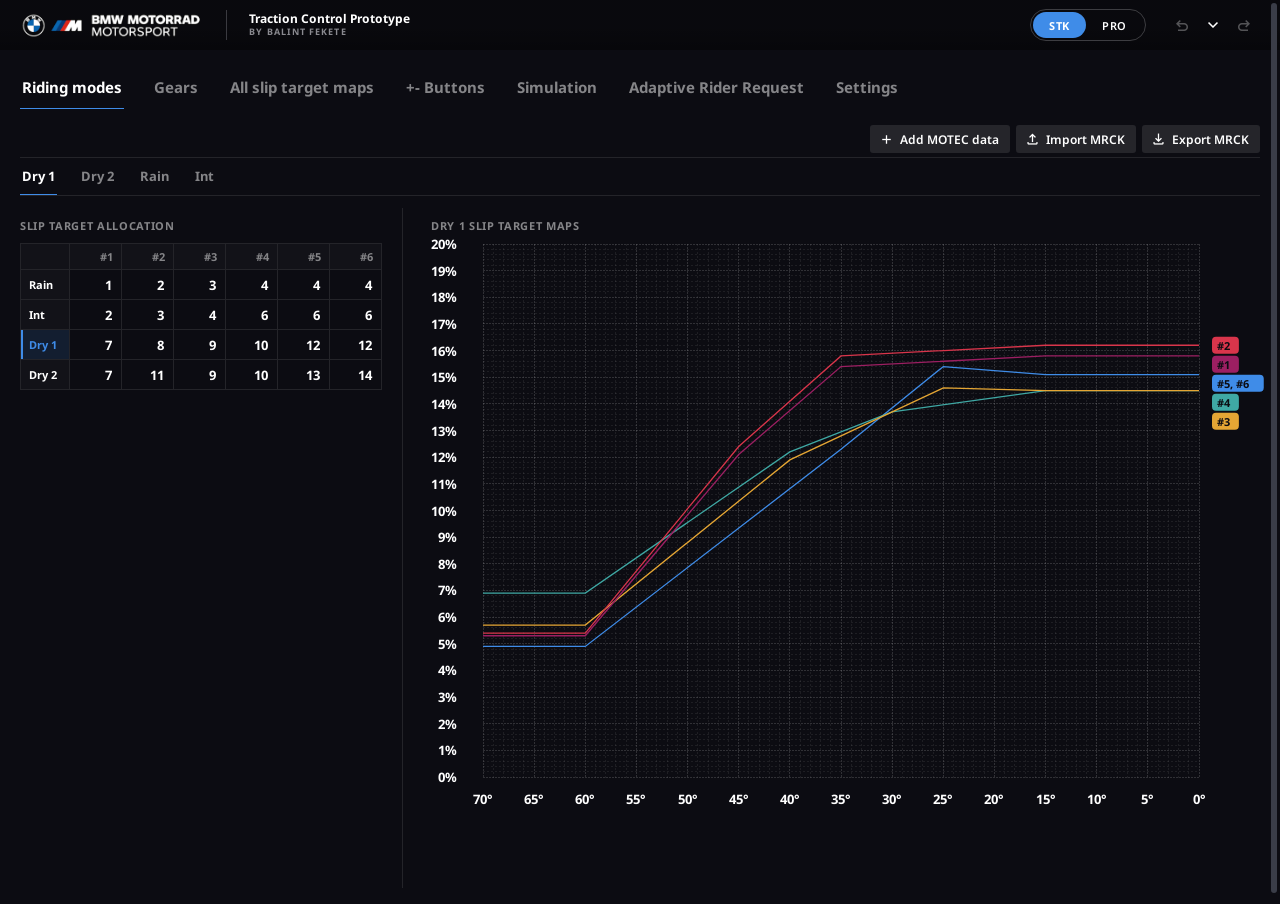
<file: index.html>
<!doctype html>
<html lang="en">
<head>
<meta charset="utf-8">
<meta name="viewport" content="width=device-width, initial-scale=1">
<title>MRCK Traction Control</title>
<link rel="preconnect" href="https://fonts.googleapis.com">
<link rel="preconnect" href="https://fonts.gstatic.com" crossorigin>
<link href="https://fonts.googleapis.com/css2?family=Noto+Sans:wght@400;600;700&display=swap" rel="stylesheet">
<link href="https://fonts.googleapis.com/css2?family=Material+Symbols+Outlined:opsz,wght,FILL,GRAD@20..48,100..700,0..1,-50..200&display=block" rel="stylesheet">
<!-- ?v=: bump on every release, so a new page never runs with cached old scripts / styles -->
<link rel="stylesheet" href="css/app.css?v=20261113u">
</head>
<body>
<header class="appbar">
  <div class="appbar-in">
    <!-- BMW Motorrad Motorsport logo (original, black background) | title · author; history on the right -->
    <img class="appbar-logo" src="img/bmw-motorrad-motorsport.png" alt="BMW Motorrad Motorsport" width="186" height="28">
    <span class="appbar-div" aria-hidden="true"></span>
    <div class="appbar-titles">
      <h1 class="appbar-title">Traction Control Prototype</h1>
      <span class="appbar-by">By Balint Fekete</span>
    </div>
    <div class="spacer"></div>
    <!-- RCK variant: STK = a slip target map per gear, PRO = per track sector (track detection) -->
    <div class="seg variant-seg" id="variant" role="group" aria-label="RCK variant">
      <button data-v="stk" aria-pressed="true" title="STK: allocate the slip target maps to gears">STK</button>
      <button data-v="pro" aria-pressed="false" title="PRO: split the track into sectors and allocate the maps to sectors">PRO</button>
    </div>
    <div class="hist-ctl" role="group" aria-label="History">
      <button id="undo" class="icon-btn" title="Undo (Ctrl+Z)" aria-label="Undo" disabled><span class="material-icons" aria-hidden="true">undo</span></button>
      <button id="histBtn" class="icon-btn" title="Show changes" aria-label="Show changes" aria-expanded="false" aria-controls="history"><span class="material-icons" aria-hidden="true">expand_more</span></button>
      <button id="redo" class="icon-btn" title="Redo (Ctrl+Y)" aria-label="Redo" disabled><span class="material-icons" aria-hidden="true">redo</span></button>
    </div>
  </div>
</header>

<!-- Change history: slides in from the right -->
<aside class="history" id="history" aria-label="Changes" aria-hidden="true">
  <div class="history-head">
    <span>Changes</span>
    <button id="histClose" class="icon-btn" title="Close" aria-label="Close changes"><span class="material-icons" aria-hidden="true">close</span></button>
  </div>
  <ol class="history-list" id="histList"></ol>
</aside>

<div class="app">
  <div class="tabbar">
  <div class="tabs" role="tablist" aria-label="View">
    <!-- riding modes / gears / maps: their navigation is the second row of tabs (#subTabs) -->
    <button role="tab" id="tabModes" data-tab="modes" data-nav="top" aria-controls="chart">Riding modes</button>
    <button role="tab" id="tabGears" data-tab="gears" data-nav="top" aria-controls="chart">Gears</button>
    <button role="tab" id="tabSectors" data-tab="sectors" data-nav="top" aria-controls="chart" hidden>Sectors</button>
    <button role="tab" id="tabMaps" data-tab="maps" data-nav="top" aria-controls="chart">All slip target maps</button>
    <button role="tab" id="tabUser" data-tab="user" aria-controls="shiftPanel">+- Buttons</button>
    <button role="tab" id="tabSim" data-tab="sim" aria-controls="simPanel">Simulation</button>
    <button role="tab" id="tabTrack" data-tab="track" aria-controls="trackPanel" hidden>Track detection</button>
    <button role="tab" id="tabArr" data-tab="arr" aria-controls="arrPanel">Adaptive Rider Request</button>
    <button role="tab" id="tabSettings" data-tab="settings" aria-controls="settingsPanel">Settings</button>
  </div>
    <div class="group view-actions" id="viewActions">
      <span class="log-wrap">
        <button id="log" class="ico-btn" aria-pressed="false"><span class="material-icons" aria-hidden="true">add</span><span id="logName">Add MOTEC data</span></button>
        <button id="logClear" class="icon-btn" title="Remove the imported log" aria-label="Remove the imported log" hidden><span class="material-icons" aria-hidden="true">close</span></button>
      </span>
      <input type="file" id="logFile" accept=".ld" hidden>
      <button id="importMrck" class="ico-btn" title="Load the traction control settings of an M Race Calibration file (.bmwrc25)"><span class="material-icons" aria-hidden="true">upload</span>Import MRCK</button>
      <input type="file" id="importFile" accept=".bmwrc25" hidden>
      <button id="exportMrck" class="ico-btn" title="Download an ECU file (.bmwrc25) with these traction control settings"><span class="material-icons" aria-hidden="true">download</span>Export MRCK</button>
      <button id="copyMap" class="ico-btn" title="Copy this map (all μ lines)"><span class="material-icons" aria-hidden="true">content_copy</span>Copy</button>
      <div class="split" id="pasteWrap">
        <button id="pasteMap" class="ico-btn" disabled title="Paste the copied map here"><span class="material-icons" aria-hidden="true">content_paste</span>Paste</button>
        <button id="pasteMenuBtn" class="split-arrow" title="Copy another map here" aria-label="Copy another map here" aria-haspopup="menu" aria-expanded="false" aria-controls="pasteMenu"><span class="material-icons" aria-hidden="true">arrow_drop_down</span></button>
        <div class="menu" id="pasteMenu" role="menu" hidden></div>
      </div>
    </div>
  </div>

  <!-- second row of tabs (B tabs): riding modes / gears / maps -->
  <div class="subtabs" id="subTabs" role="tablist" hidden></div>

  <div class="layout">
  <!-- Left column: which map each vehicle mode / gear uses -->
  <aside class="side" aria-label="Slip target allocation">
    <!-- Simulation tab: gear / corner selectors (sim-view.js) -->
    <div id="simSide"></div>
    <!-- Adaptive Rider Request tab: riding mode / gear selectors (arr-view.js) -->
    <div id="arrSide" hidden></div>
    <!-- +- Buttons tab: example map and the factor / offset per level (#shiftPick is moved in here) -->
    <section class="side-block user-side" id="userSide" hidden aria-label="+- buttons"><div class="side-h">+- buttons</div></section>
    <!-- Contextual: map selector for the All slip target maps / User offset views -->
    <div class="side-tabs" id="sideCtx" hidden>
      <div class="picker-list ctx-list" id="mapList" role="listbox" aria-label="Slip target maps"></div>
    </div>
    <!-- Contextual: vehicle mode selector for the Modes view -->
    <div class="side-tabs" id="sideModes" hidden>
      <div class="picker-list ctx-list" id="modeList" role="listbox" aria-label="Vehicle modes"></div>
    </div>

    <!-- Contextual: gear selector for the Gears view -->
    <div class="side-tabs" id="sideGears" hidden>
      <div class="picker-list ctx-list" id="gearList" role="listbox" aria-label="Gears"></div>
    </div>
    <div class="side-h side-alloc-h"><span>Slip target allocation</span></div>
    <table class="alloc-tbl" id="allocTbl"></table>
    <p class="alloc-msg" id="allocMsg" aria-live="polite"></p>
    <!-- Logged data adjusters (log-panel.js): show switch, gear and μ filters -->
    <div id="sideLog"></div>

    <!-- Map details (Riding modes / Gears / All slip target maps, when a map is selected):
         where it is used, μ levels calculation, interpolation style -->
    <section class="side-block map-details" id="mapDetails" hidden aria-labelledby="mapDetailsH">
      <div class="side-h side-h-row"><span id="mapDetailsH">Map details</span><span class="md-name" id="mdName"></span></div>
      <div class="md-use" id="mdUse"></div>

    <!-- μ levels calculation (moves into the Edit Map overlay while that is open) -->
    <section class="mu-panel md-sub" id="muPanel" aria-label="μ levels calculation">
      <div class="side-h side-h-row" style="text-transform:none">
        <span>μ LEVELS CALCULATION</span>
        <span class="info-tip">
          <button class="icon-btn info-btn" id="muInfo" aria-label="How the μ levels are calculated" aria-describedby="muInfoTip"><span class="material-icons" aria-hidden="true">info</span></button>
          <span class="info-pop" id="muInfoTip" role="tooltip"></span>
        </span>
      </div>
      <div class="seg side-seg" id="muMode" role="group" aria-label="How the other μ lines are made">
        <button data-v="uniform">Degressive</button>
        <button data-v="ratio">Fix ratio</button>
        <button data-v="fixed">Custom values</button>
      </div>
      <div class="mu-tables" id="muTables"></div>
    </section>

      <!-- Interpolation between the target points, for all graphs -->
      <div class="md-sub" id="sideLine">
        <div class="side-h">Interpolation calculation style</div>
        <div class="seg side-seg" id="lineStyle" role="group" aria-label="Interpolation calculation style">
          <button data-v="straight"><span class="material-icons" aria-hidden="true">show_chart</span>Straight</button>
          <button data-v="smooth"><svg class="ico-svg" viewBox="0 0 24 24" aria-hidden="true"><path d="M3 18.5C6 18.5 7 11.5 10 11.5S13.5 15.5 16 15.5 19 8 21.5 6"/></svg>Smooth</button>
        </div>
      </div>
    </section>

    <!-- Display (All slip target maps): μ levels on / off and which background maps are shown -->
    <div class="side-block" id="sideShow" hidden>
      <div class="side-h">Display</div>
      <button class="switch" id="muLevelsSw" role="switch" aria-checked="true" title="Show the μ levels of the selected map">
        <span class="material-icons" aria-hidden="true">toggle_on</span>Show μ levels
      </button>
      <div class="lp-sub"><span class="side-sub">Maps to show</span><button class="reset-btn" id="mapFilterReset" title="Reset maps to show: all maps" aria-label="Reset maps to show: all maps" hidden><span class="material-icons" aria-hidden="true">restart_alt</span></button></div>
      <div class="chip-list" id="mapFilter" role="group" aria-label="Maps to show in the background"></div>
    </div>


  </aside>

  <main class="main">
  <!-- Map picker for the active allocation cell -->
  <section class="picker" id="picker" hidden aria-label="Choose map">
    <div class="picker-head">
      <div class="picker-title" id="pickerTitle"></div>
      <button id="pickerClose" class="ico-btn"><span class="material-icons" aria-hidden="true">check</span>Done</button>
    </div>
    <div class="picker-body">
      <div class="picker-list" id="pickerList" role="listbox" aria-label="Slip target maps"></div>
      <div class="chart" id="pickChart"></div>
    </div>
  </section>

  <!-- Simulation (sim-view.js): slip target at the logged μ for a gear / corner of the imported MoTeC log -->
  <!-- PRO only: track detection (manual 9) splits the lap into acceleration sectors by lap distance.
       Circuit map (track-map.js): click a sector / split, double-click to split, drag a split. -->
  <section class="panel track-panel" id="trackPanel" hidden aria-label="Track detection">
    <div class="tp-main">
      <div class="tp-bar">
        <span class="tp-sel" id="tpSel" role="status">Click a sector or a split on the circuit map</span>
        <button id="tpSplit" hidden><span class="material-icons" aria-hidden="true">content_cut</span>Split here</button>
        <button id="tpRemove" hidden><span class="material-icons" aria-hidden="true">delete</span>Remove sector</button>
        <button id="tpRemoveSplit" hidden><span class="material-icons" aria-hidden="true">link_off</span>Remove split</button>
      </div>
      <div class="tp-map" id="tpMap"></div>
      <div class="tp-legend" id="tpLegend" aria-label="Map legend">
        <span><i class="tp-sw tp-sw-br"></i>Brake · front brake pressure, inside (full at 80 % of the lap's highest)</span>
        <span><i class="tp-sw tp-sw-tp"></i>Throttle · tpd, outside (full above 95 %)</span>
      </div>
      <p class="tp-help">Click a sector to select it · double-click the track to split a sector there · drag a split to move it (sectors it passes over are removed) · Delete removes the selection</p>
    </div>
    <div class="tp-side">
      <h2 class="set-h">Track detection</h2>
      <p class="set-note">The lap distance is reset at the lap trigger beacon. A sector ends at its lap distance; the next one starts when the rider is off the throttle. Unused sectors get a distance far beyond the lap length.</p>
      <div class="td-row">
        <button class="switch" id="tdOn" role="switch" aria-checked="true"><span class="material-icons" aria-hidden="true">toggle_on</span>Track detection on</button>
        <span class="td-off-note" id="tdOffNote">Off: failsafe sector all the time</span>
      </div>
      <div class="td-fields" id="tdFields"></div>
      <h3 class="set-sub">Sectors</h3>
      <table class="sheet td-tbl" id="tdEnds" aria-label="End of each acceleration sector, lap distance in metres"></table>
      <div class="td-row">
        <button id="tdFromLog" title="Sectors at the braking points of the corners of the loaded log (fastest lap), maps from the STK allocation">Sectors from the logged corners</button>
        <button id="tdReset">Clear sectors</button>
      </div>
      <p class="td-msg" id="tdMsg" role="status"></p>
    </div>
  </section>
  <section class="sim-panel" id="simPanel" hidden aria-label="Simulation"></section>
  <!-- Adaptive Rider Request (arr-view.js): rear wheel force of the imported MoTeC log against the Rider Request Limit Setup -->
  <section class="sim-panel" id="arrPanel" hidden aria-label="Adaptive Rider Request"></section>

  <div id="mainView">

  <!-- Settings: DTC torque reduction method (manual 5.2) -->
  <section class="panel" id="settingsPanel" hidden aria-label="Settings">
    <h2 class="set-h">Reduction method</h2>
      <div class="seg" id="reduction" role="group" aria-label="Reduction method">
        <button data-v="retard">Ignition retard</button>
        <button data-v="cut">Ignition cut</button>
      </div>
    <h2 class="set-h">Reduction Mode</h2>
    <table class="sheet mode-tbl" id="dtcModeTbl" aria-label="DTC mode per riding mode"></table>
  </section>

  <!-- User offset: rider slip shift, steps -7..+7 on the LHS +/- buttons (manual 5.6) -->

  <!-- what the graph shows (app.js: syncChartTitle) -->
  <div class="chart-head" id="chartHead">
    <div class="side-h chart-title" id="chartTitle"></div>
    <!-- Legends on the right of the title row: the map (a map is selected) and the logged data (while it is shown) -->
    <div class="chart-legends">
    <div class="chart-legend" id="chartLegend" hidden>
      <span data-k="points"><svg viewBox="0 0 16 16" aria-hidden="true"><circle cx="8" cy="8" r="5" fill="#fff" stroke="currentColor" stroke-width="2"/></svg>Map point</span>
      <span data-k="active"><svg viewBox="0 0 24 16" aria-hidden="true"><path d="M1 8H23" stroke="currentColor" stroke-width="3.5" stroke-linecap="round"/></svg><span id="legendMu">Map at μ 1.00</span></span>
      <span data-k="mu"><svg viewBox="0 0 24 16" aria-hidden="true"><path d="M1 8H23" stroke="currentColor" stroke-width="1.5" stroke-dasharray="4 4"/></svg>Different μ levels</span>
    </div>
    <div class="chart-legend log-legend" id="logLegend" hidden>
      <span data-k="logSlip"><svg viewBox="0 0 26 12" aria-hidden="true"><path d="M1 9L9 4L17 7L25 2" stroke="#545459" stroke-width="1.2" fill="none"/><path d="M7.5 2.5l3 3m0-3l-3 3M15.5 5.5l3 3m0-3l-3 3" stroke="#8b8b92" stroke-width="1"/></svg>Logged slip</span>
      <span data-k="logTgt"><svg viewBox="0 0 26 12" aria-hidden="true"><path d="M1 6H25" stroke="#fff" stroke-width="1.5" stroke-dasharray="1.5 2.5" stroke-linecap="round"/></svg>ECU slip target (slip_tgt)</span>
      <span data-k="accel"><svg viewBox="0 0 26 12" aria-hidden="true"><path d="M1 6H25" stroke="#2a7fe0" stroke-width="2.5" stroke-linecap="round"/></svg>Acceleration (accx_veh)</span>
    </div>
    </div>
  </div>
  <div class="chart" id="chart"></div>

  <!-- the map's data table: right after the graph (Riding modes, Gears, All slip target maps) -->
  <section class="table-view" id="tableView" hidden aria-label="Map table">
    <div class="mu-scroll"><table id="mapTbl"></table></div>
    <p class="alloc-msg" id="tvMsg" aria-live="polite"></p>
  </section>

  <!-- +- Buttons: rider slip shift (user levels -7..+7), shown under the graph -->
  <section class="panel shift-panel" id="shiftPanel" hidden aria-label="+- buttons">
    <div class="mu-scroll"><table id="shiftTbl"></table></div>
    <p class="alloc-msg" id="shiftMsg" aria-live="polite"></p>
  </section>
  <!-- +- Buttons: per-level sliders (left) and the example map (right), below the graph -->
  <div class="shift-top" id="shiftPick" hidden>
    <div class="mu-grid shift-fill">
      <div class="mu-ctl stacked"><span class="mu-lbl">Factor per level</span>
        <input type="range" min="0" max="0.1" step="0.005" id="shiftFac" aria-label="User factor change per level">
        <input type="text" inputmode="decimal" id="shiftFacTxt" aria-label="User factor change per level value"></div>
      <div class="mu-ctl stacked"><span class="mu-lbl">Offset per level</span>
        <input type="range" min="0" max="1" step="0.1" id="shiftOff" aria-label="User offset change per level">
        <input type="text" inputmode="decimal" id="shiftOffTxt" aria-label="User offset change per level value"><span class="mu-unit">%</span></div>
    </div>
    <label class="shift-pick"><span class="mu-lbl">Example map</span><select id="shiftMap"></select></label>
  </div>
  <!-- Imported MoTeC log: show / hide, DTC torque reduction graph, gear / μ filters, lap / corner timeline (log-panel.js) -->
  <section class="log-panel" id="logPanel" hidden aria-label="Logged data"></section>
  </div>
  </main>
  </div>
</div>
<!-- Add MOTEC data: where the log comes from -->
<div class="modal" id="logModal" hidden>
  <div class="modal-box" role="dialog" aria-modal="true" aria-labelledby="logModalTitle">
    <div class="modal-head">
      <h2 id="logModalTitle">Add MOTEC data</h2>
      <button id="logModalClose" class="icon-btn" title="Close" aria-label="Close"><span class="material-icons" aria-hidden="true">close</span></button>
    </div>
    <div class="modal-opts">
      <button class="modal-opt" id="logSample"><span class="material-icons" aria-hidden="true">dataset</span><span class="mo-txt"><b>Load sample data</b><span class="mo-sub">Bol d'Or sample data</span></span></button>
      <button class="modal-opt" id="logBrowse"><span class="material-icons" aria-hidden="true">folder_open</span><span class="mo-txt"><b>Browse my files</b><span class="mo-sub">A MoTeC log file (.ld)</span></span></button>
    </div>
  </div>
</div>

<!-- Map editor overlay (opened from the slip target allocation): the map graph, its data table and the μ levels calculation -->
<div class="editor" id="editor" hidden>
  <div class="editor-box" role="dialog" aria-modal="true" aria-labelledby="editorTitle">
    <div class="editor-head">
      <h2 id="editorTitle">Edit Map</h2>
      <button id="editorClose" class="ico-btn"><span class="material-icons" aria-hidden="true">check</span>Done</button>
    </div>
    <div class="editor-body">
      <div class="editor-side" id="editorSide"></div>
      <div class="editor-main" id="editorMain"></div>
    </div>
  </div>
</div>
<script src="js/track.js?v=20261113u"></script>
<script src="js/dataset.js?v=20261113u"></script>
<script src="js/data.js?v=20261113u"></script>
<script src="js/mu-lines.js?v=20261113u"></script>
<script src="js/sheet-grid.js?v=20261113u"></script>
<script src="js/slip-chart.js?v=20261113u"></script>
<script src="js/motec-ld.js?v=20261113u"></script>
<script src="js/range-ui.js?v=20261113u"></script>
<script src="js/log-panel.js?v=20261113u"></script>
<script src="js/sim-view.js?v=20261113u"></script>
<script src="js/arr-view.js?v=20261113u"></script>
<script src="js/track-map.js?v=20261113u"></script>
<script src="js/bmwrc25.js?v=20261113u"></script>
<script src="js/app.js?v=20261113u"></script>
<script src="js/page-scrollbar.js?v=20261113u"></script>
</body>
</html>
</file>
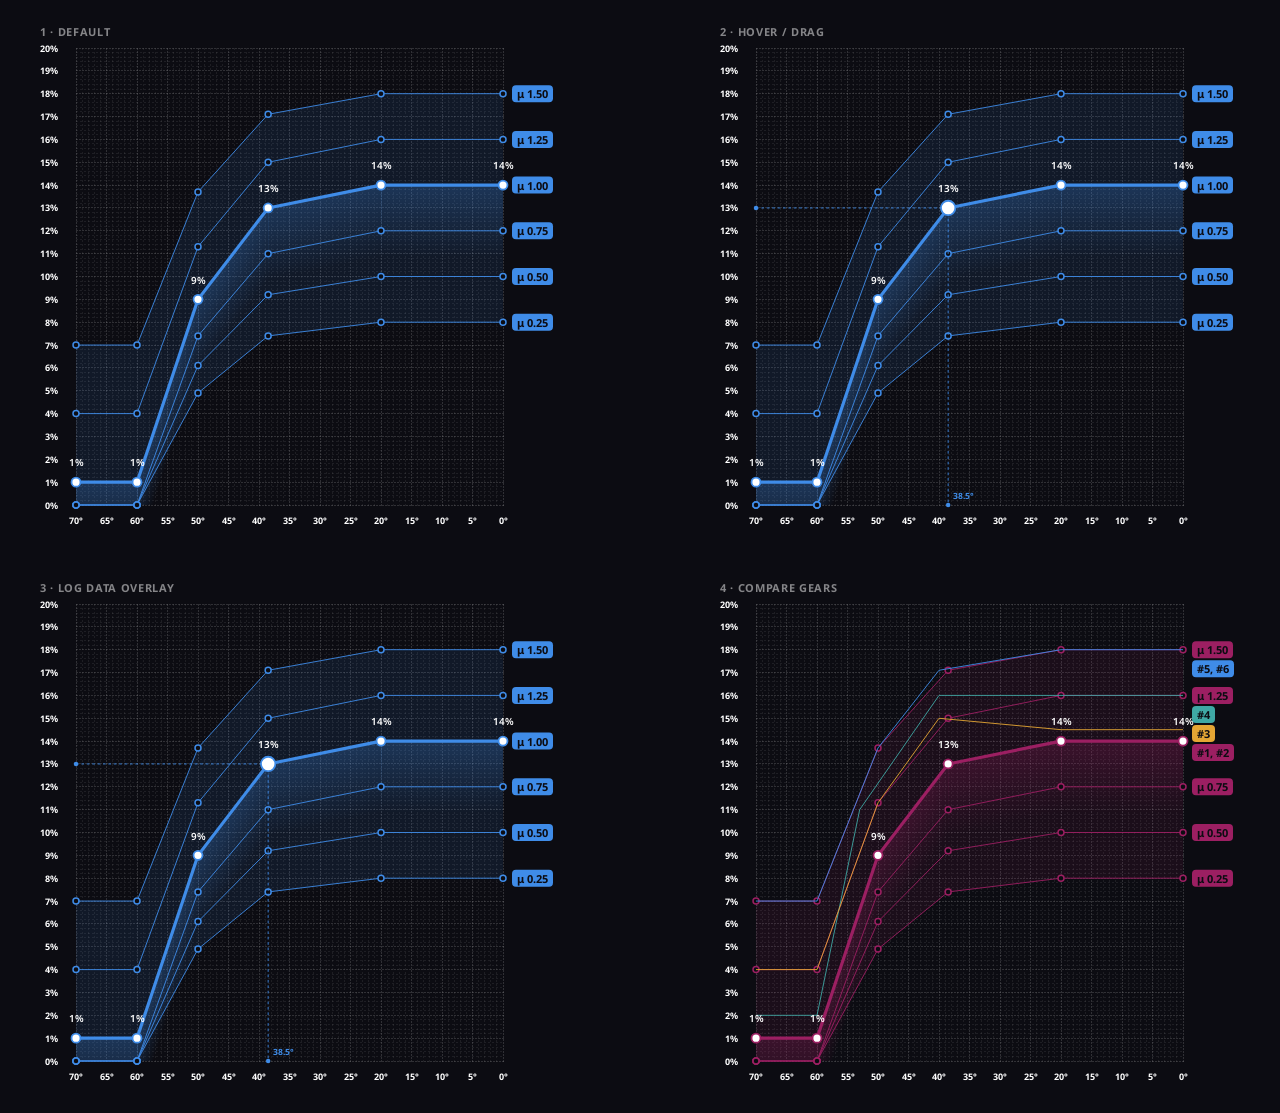
<file: states.html>
<!doctype html>
<html lang="en">
<head>
<meta charset="utf-8">
<meta name="viewport" content="width=device-width, initial-scale=1">
<title>Slip Chart States</title>
<link rel="preconnect" href="https://fonts.googleapis.com">
<link rel="preconnect" href="https://fonts.gstatic.com" crossorigin>
<link href="https://fonts.googleapis.com/css2?family=Noto+Sans:wght@400;600;700&display=swap" rel="stylesheet">
<link rel="stylesheet" href="css/app.css">
</head>
<body>
<div class="states">
  <figure><figcaption>1 · Default</figcaption><div class="chart" id="s1"></div></figure>
  <figure><figcaption>2 · Hover / drag</figcaption><div class="chart" id="s2"></div></figure>
  <figure><figcaption>3 · Log data overlay</figcaption><div class="chart" id="s3"></div></figure>
  <figure><figcaption>4 · Compare gears</figcaption><div class="chart" id="s4"></div></figure>
</div>
<script src="js/data.js"></script>
<script src="js/slip-chart.js"></script>
<script>
  const D = window.MRCK_DATA;
  const base = { muRows: D.MU_ROWS, log: D.log, alloc: D.allocation.Dry1 };
  const own = () => JSON.parse(JSON.stringify(D.targets));
  new SlipChart(document.getElementById('s1'), { ...base, targets: own() });
  new SlipChart(document.getElementById('s2'), { ...base, targets: own(), hover: 3 });
  new SlipChart(document.getElementById('s3'), { ...base, targets: own(), hover: 3, showLog: true });
  new SlipChart(document.getElementById('s4'), { ...base, targets: own(), compare: true });
</script>
</body>
</html>
</file>
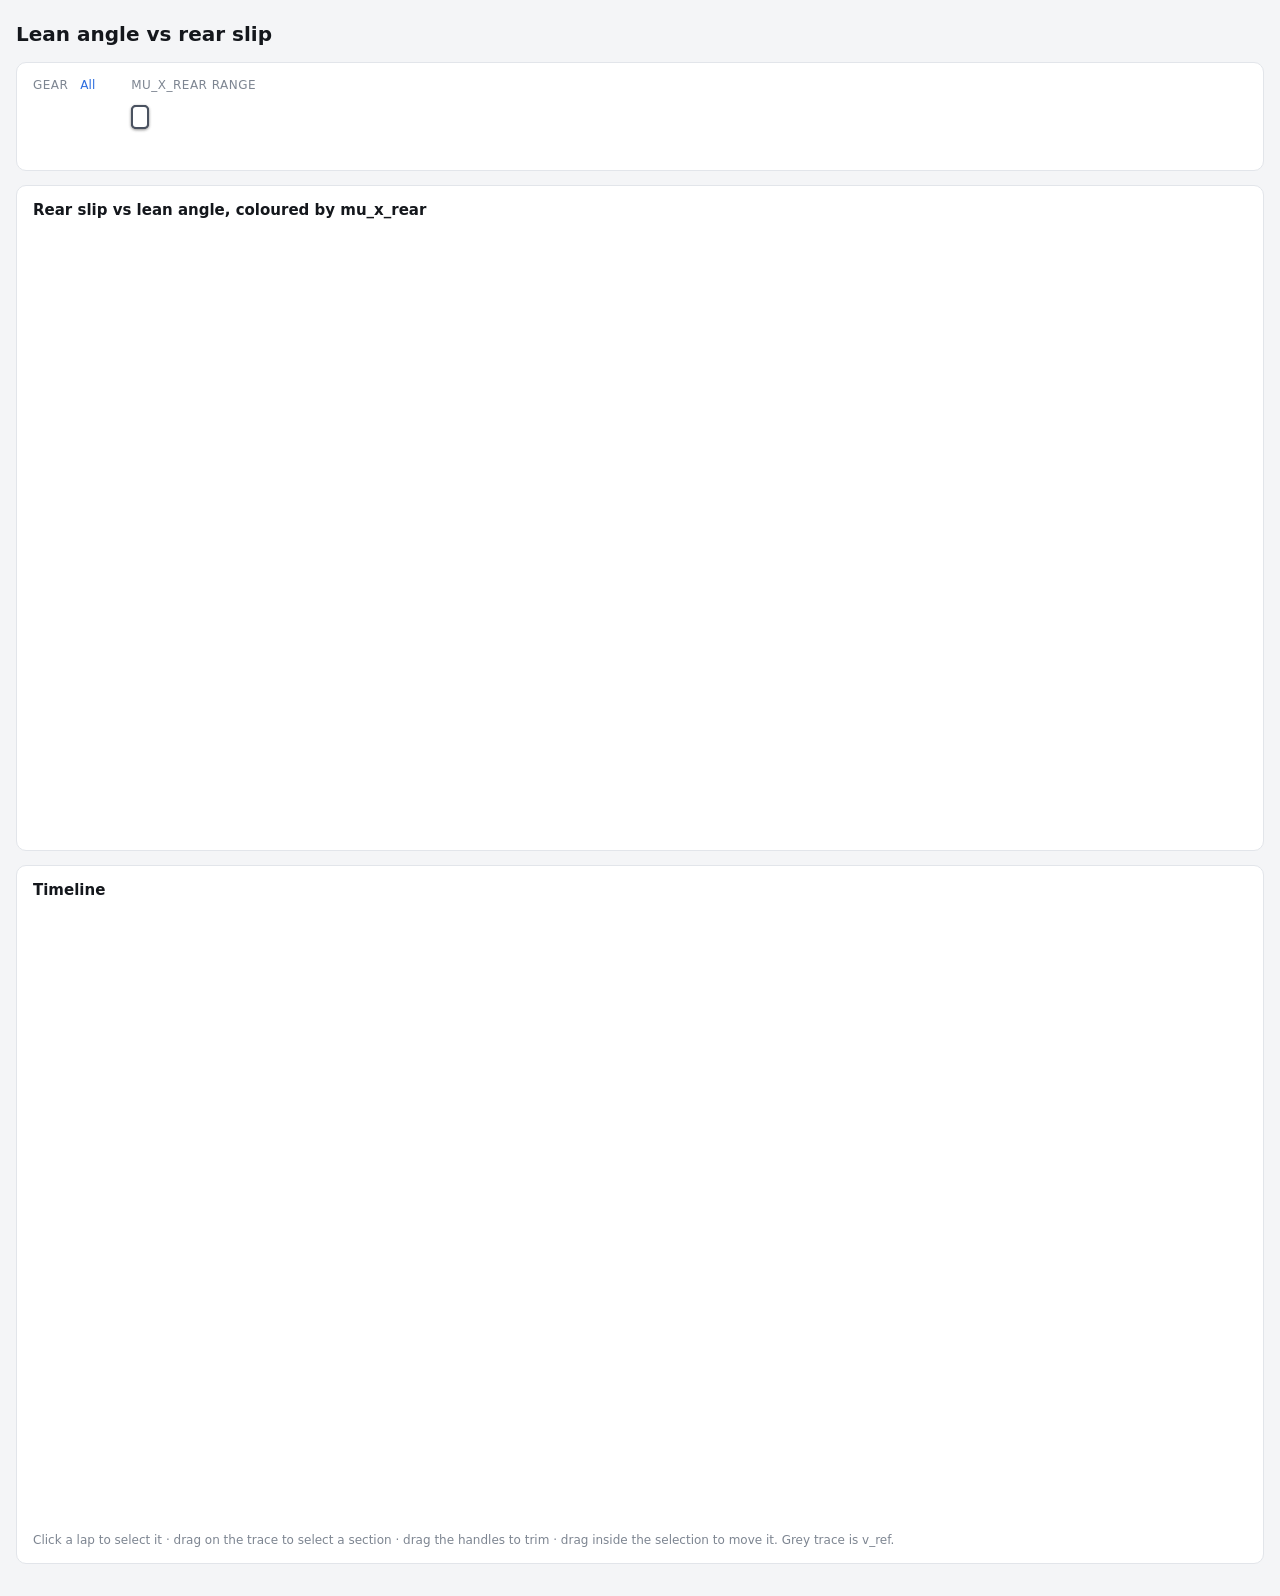
<file: tools/motec/lean_slip_template.html>
<!doctype html>
<html lang="en">
<head>
<meta charset="utf-8">
<meta name="viewport" content="width=device-width,initial-scale=1">
<title>Lean vs Slip</title>
<style>
:root{
  --bg:#f4f5f7;--surface:#ffffff;--ink:#14171c;--ink2:#4a5260;--muted:#7d8591;
  --grid:#eceef1;--axis:#c9cdd3;--zero:#b4b9c1;--accent:#2b6cdf;--sel:rgba(43,108,223,.10);
  --trace:#a3a9b2;--border:#e2e5ea;--chip:#f1f3f6;--dim:rgba(244,245,247,.78);
}
@media (prefers-color-scheme:dark){:root{
  --bg:#0e1014;--surface:#161920;--ink:#e7e9ed;--ink2:#a9b0bb;--muted:#717986;
  --grid:#20242c;--axis:#363c47;--zero:#4a515d;--accent:#6c9cff;--sel:rgba(108,156,255,.14);
  --trace:#596170;--border:#252a33;--chip:#1e222a;--dim:rgba(14,16,20,.78);
}}
*{box-sizing:border-box}
body{margin:0;background:var(--bg);color:var(--ink);font:14px/1.4 system-ui,-apple-system,"Segoe UI",Roboto,sans-serif}
.wrap{max-width:1280px;margin:0 auto;padding:20px 16px 32px}
header h1{font-size:20px;margin:0 0 4px;font-weight:600}
header .sub{color:var(--ink2);font-size:13px}
header .sub span+span::before{content:"·";margin:0 8px;color:var(--muted)}
.card{background:var(--surface);border:1px solid var(--border);border-radius:10px;padding:14px 16px;margin-top:14px}
.filters{display:flex;flex-wrap:wrap;gap:20px 36px;align-items:flex-start}
.fgroup{display:flex;flex-direction:column;gap:8px;min-width:0}
.fgroup.grow{flex:1 1 360px}
.flabel{font-size:12px;color:var(--muted);text-transform:uppercase;letter-spacing:.04em;display:flex;justify-content:space-between;gap:12px}
.flabel b{color:var(--ink);font-weight:600;text-transform:none;letter-spacing:0;font-variant-numeric:tabular-nums}
.chips{display:flex;flex-wrap:wrap;gap:6px}
.chip{border:1px solid var(--border);background:var(--chip);color:var(--ink2);border-radius:999px;padding:5px 12px;font:inherit;font-size:13px;cursor:pointer;font-variant-numeric:tabular-nums}
.chip:hover{border-color:var(--axis)}
.chip.on{background:var(--accent);border-color:var(--accent);color:#fff}
.chip.ghost{background:none}
.link{background:none;border:0;color:var(--accent);font:inherit;font-size:12px;cursor:pointer;padding:0;text-transform:none;letter-spacing:0}
/* dual slider */
.range{position:relative;height:30px;margin:0 9px;touch-action:none}
.range .track{position:absolute;left:0;right:0;top:9px;height:12px;border-radius:6px}
.range .dim{position:absolute;top:9px;height:12px;background:var(--dim)}
.range .dim.l{left:0;border-radius:6px 0 0 6px}
.range .dim.r{right:0;border-radius:0 6px 6px 0}
.range .thumb{position:absolute;top:3px;width:18px;height:24px;margin-left:-9px;border-radius:5px;background:var(--surface);border:2px solid var(--ink2);cursor:ew-resize;box-shadow:0 1px 3px rgba(0,0,0,.25)}
.range .thumb:focus-visible{outline:2px solid var(--accent);outline-offset:2px}
.ticks{position:relative;height:16px;margin:0 9px;font-size:11px;color:var(--muted);font-variant-numeric:tabular-nums}
.ticks span{position:absolute;transform:translateX(-50%)}
.chart-head{display:flex;justify-content:space-between;align-items:baseline;gap:12px;flex-wrap:wrap}
.chart-head h2{font-size:15px;margin:0;font-weight:600}
.stat{font-size:12px;color:var(--muted);font-variant-numeric:tabular-nums}
.plot{position:relative;margin-top:8px}
.plot canvas{display:block;width:100%}
.plot canvas.overlay{position:absolute;left:0;top:0;pointer-events:none}
#tip{position:fixed;pointer-events:none;background:var(--surface);border:1px solid var(--border);border-radius:8px;padding:8px 10px;font-size:12px;box-shadow:0 4px 14px rgba(0,0,0,.18);display:none;z-index:10;font-variant-numeric:tabular-nums;min-width:150px}
#tip .row{display:flex;justify-content:space-between;gap:14px}
#tip .k{color:var(--muted)}
#tip .sw{display:inline-block;width:10px;height:10px;border-radius:50%;margin-right:6px;vertical-align:-1px}
.laps{display:flex;flex-wrap:wrap;gap:6px;margin-top:10px}
.chip small{opacity:.75;margin-left:6px}
#timeline{cursor:crosshair;touch-action:none}
.hint{font-size:12px;color:var(--muted);margin-top:6px}
</style>
</head>
<body>
<div class="wrap">
  <header>
    <h1 id="title">Lean angle vs rear slip</h1>
    <div class="sub" id="sub"></div>
  </header>

  <div class="card filters">
    <div class="fgroup">
      <div class="flabel">Gear <button class="link" id="gearAll">All</button></div>
      <div class="chips" id="gears"></div>
    </div>
    <div class="fgroup grow">
      <div class="flabel">mu_x_rear range <b id="muRead"></b></div>
      <div class="range" id="muRange">
        <div class="track" id="muTrack"></div>
        <div class="dim l" id="muDimL"></div><div class="dim r" id="muDimR"></div>
        <div class="thumb" id="muA" tabindex="0" role="slider" aria-label="mu_x minimum"></div>
        <div class="thumb" id="muB" tabindex="0" role="slider" aria-label="mu_x maximum"></div>
      </div>
      <div class="ticks" id="muTicks"></div>
    </div>
  </div>

  <div class="card">
    <div class="chart-head">
      <h2>Rear slip vs lean angle, coloured by mu_x_rear</h2>
      <div class="stat" id="count"></div>
    </div>
    <div class="plot" id="scatterWrap">
      <canvas id="scatter"></canvas>
      <canvas id="scatterOv" class="overlay"></canvas>
    </div>
  </div>

  <div class="card">
    <div class="chart-head">
      <h2>Timeline</h2>
      <div class="stat" id="selRead"></div>
    </div>
    <div class="laps" id="laps"></div>
    <div class="plot"><canvas id="timeline"></canvas></div>
    <div class="hint">Click a lap to select it · drag on the trace to select a section · drag the handles to trim · drag inside the selection to move it. Grey trace is v_ref.</div>
  </div>
</div>
<div id="tip"></div>

<script>
const D = /*__DATA__*/null;

// ---------- data ----------
const RATE = D.rate, N = D.lean.length, DUR = N / RATE;
const lean = Float32Array.from(D.lean), slip = Float32Array.from(D.slip),
      mu = Float32Array.from(D.mu), gear = Int8Array.from(D.gear);
const vref = Float32Array.from(D.vref), VRATE = D.vrate;
const css = n => getComputedStyle(document.documentElement).getPropertyValue(n).trim();
const fmtLap = s => { const m = Math.floor(s / 60); return m + ':' + (s - m * 60).toFixed(3).padStart(6, '0'); };
const fmtClock = s => { const m = Math.floor(s / 60); return m + ':' + String(Math.floor(s - m * 60)).padStart(2, '0'); };

// laps from beacon markers
const bounds = [0, ...D.markers.filter(m => m > 0.5 && m < DUR - 0.5), DUR];
const laps = [];
for (let k = 0; k < bounds.length - 1; k++) {
  const a = bounds[k], b = bounds[k + 1];
  const nSeg = bounds.length - 1;
  let name = 'Lap ' + k, full = true;
  if (nSeg >= 2 && k === 0) { name = 'Out lap'; full = false; }
  else if (nSeg >= 3 && k === nSeg - 1) { name = 'In lap'; full = false; }
  laps.push({ a, b, name, full });
}
const fullLaps = laps.filter(l => l.full);
const fastest = fullLaps.length ? fullLaps.reduce((p, l) => (l.b - l.a < p.b - p.a ? l : p)) : null;

// ranges
function pct(arr, p) { const s = Float32Array.from(arr).sort(); return s[Math.min(s.length - 1, Math.max(0, Math.floor(p * s.length)))]; }
let leanMax = 0, sMin = Infinity, sMax = -Infinity, muMin = Infinity, muMax = -Infinity;
for (let i = 0; i < N; i++) {
  leanMax = Math.max(leanMax, Math.abs(lean[i]));
  if (slip[i] < sMin) sMin = slip[i]; if (slip[i] > sMax) sMax = slip[i];
  if (mu[i] < muMin) muMin = mu[i]; if (mu[i] > muMax) muMax = mu[i];
}
const X = { min: -Math.ceil(leanMax / 10) * 10, max: Math.ceil(leanMax / 10) * 10 };
const Y = { min: Math.floor(sMin / 5) * 5, max: Math.ceil(sMax / 5) * 5 };
const MU = { min: Math.floor(muMin * 10) / 10, max: Math.ceil(muMax * 10) / 10 };
// colour domain: 0.5..99.5 percentile so outliers don't wash out the scale
const CD = { min: Math.floor(pct(mu, 0.005) * 10) / 10, max: Math.ceil(pct(mu, 0.995) * 10) / 10 };

// ---------- colour (dark blue -> red heat map) ----------
const STOPS_LIGHT = [[0, '#0a1a5c'], [0.2, '#1d4fb8'], [0.4, '#2fa3d6'], [0.55, '#7fd0b0'], [0.7, '#f2d23a'], [0.85, '#f08424'], [1, '#c4161c']];
const STOPS_DARK  = [[0, '#2a3fae'], [0.2, '#2f6fe0'], [0.4, '#36b2e3'], [0.55, '#86d9b6'], [0.7, '#f5d846'], [0.85, '#f38e2e'], [1, '#e0282e']];
const hex = h => [1, 3, 5].map(i => parseInt(h.slice(i, i + 2), 16));
let LUT = [];
function buildLut() {
  const stops = matchMedia('(prefers-color-scheme: dark)').matches ? STOPS_DARK : STOPS_LIGHT;
  LUT = [];
  for (let k = 0; k < 64; k++) {
    const t = k / 63; let j = 0;
    while (j < stops.length - 2 && t > stops[j + 1][0]) j++;
    const [t0, c0] = stops[j], [t1, c1] = stops[j + 1];
    const f = (t - t0) / (t1 - t0), a = hex(c0), b = hex(c1);
    LUT.push(`rgb(${a.map((v, i) => Math.round(v + (b[i] - v) * f)).join(',')})`);
  }
}
const muBin = m => Math.max(0, Math.min(63, Math.round((m - CD.min) / (CD.max - CD.min) * 63)));

// ---------- state ----------
const gearsPresent = [...new Set(gear)].sort((a, b) => a - b);
const state = {
  t0: fastest ? fastest.a : 0, t1: fastest ? fastest.b : DUR,
  gears: new Set(gearsPresent), muLo: MU.min, muHi: MU.max, hover: -1
};

// ---------- header ----------
(() => {
  const m = D.meta, bits = [m.Venue, m.Event, m.Session, m.Driver, m['Vehicle Id'], m['Log Date'] && (m['Log Date'] + ' ' + (m['Log Time'] || ''))].filter(Boolean);
  if (fastest) bits.push('Fastest ' + fmtLap(fastest.b - fastest.a) + ' (' + fastest.name + ')');
  bits.push(m.File);
  document.getElementById('sub').innerHTML = bits.map(b => `<span>${String(b).replace(/</g, '&lt;')}</span>`).join('');
})();

// ---------- canvas helpers ----------
function fit(cv, h) {
  const w = cv.parentElement.clientWidth, dpr = window.devicePixelRatio || 1;
  cv.width = Math.round(w * dpr); cv.height = Math.round(h * dpr); cv.style.height = h + 'px';
  const ctx = cv.getContext('2d'); ctx.setTransform(dpr, 0, 0, dpr, 0, 0);
  return { ctx, w, h };
}
let raf = 0;
function schedule() { if (!raf) raf = requestAnimationFrame(() => { raf = 0; drawScatter(); drawTimeline(); updateReadouts(); }); }

// ---------- scatter ----------
const sc = document.getElementById('scatter'), ov = document.getElementById('scatterOv');
const SM = { l: 56, r: 16, t: 12, b: 44 };
let SG = null; // geometry
const drawnX = new Float32Array(N), drawnY = new Float32Array(N), drawnI = new Int32Array(N);
let drawnN = 0, inSel = 0;

function drawScatter() {
  const W = sc.parentElement.clientWidth, H = Math.max(340, Math.min(600, Math.round(W * 0.56)));
  const { ctx, w, h } = fit(sc, H); fit(ov, H);
  const pw = w - SM.l - SM.r, ph = h - SM.t - SM.b;
  const xs = v => SM.l + (v - X.min) / (X.max - X.min) * pw, ys = v => SM.t + (Y.max - v) / (Y.max - Y.min) * ph;
  SG = { xs, ys, w, h };
  ctx.clearRect(0, 0, w, h);
  ctx.font = '11px system-ui,sans-serif'; ctx.lineWidth = 1;
  // grid
  ctx.fillStyle = css('--muted'); ctx.textAlign = 'center'; ctx.textBaseline = 'top';
  for (let v = X.min; v <= X.max; v += 10) {
    const x = Math.round(xs(v)) + 0.5;
    ctx.strokeStyle = v === 0 ? css('--zero') : css('--grid');
    ctx.beginPath(); ctx.moveTo(x, SM.t); ctx.lineTo(x, SM.t + ph); ctx.stroke();
    ctx.fillText(v + '°', x, SM.t + ph + 6);
  }
  ctx.textAlign = 'right'; ctx.textBaseline = 'middle';
  for (let v = Y.min; v <= Y.max; v += 5) {
    const y = Math.round(ys(v)) + 0.5;
    ctx.strokeStyle = v === 0 ? css('--zero') : css('--grid');
    ctx.beginPath(); ctx.moveTo(SM.l, y); ctx.lineTo(SM.l + pw, y); ctx.stroke();
    ctx.fillText(v + '%', SM.l - 8, y);
  }
  ctx.fillStyle = css('--ink2'); ctx.font = '12px system-ui,sans-serif';
  ctx.textAlign = 'center'; ctx.textBaseline = 'bottom';
  ctx.fillText('Lean angle  phi_lean (deg)   ← left · right →', SM.l + pw / 2, h - 2);
  ctx.save(); ctx.translate(14, SM.t + ph / 2); ctx.rotate(-Math.PI / 2); ctx.textBaseline = 'middle';
  ctx.fillText('Rear slip (%)', 0, 0); ctx.restore();

  // points: bucket by colour, draw extremes (by |mu|) last so they stay visible
  const i0 = Math.max(0, Math.ceil(state.t0 * RATE)), i1 = Math.min(N - 1, Math.floor(state.t1 * RATE));
  const buckets = Array.from({ length: 64 }, () => []);
  drawnN = 0; inSel = i1 - i0 + 1;
  for (let i = i0; i <= i1; i++) {
    const m = mu[i];
    if (m < state.muLo || m > state.muHi || !state.gears.has(gear[i])) continue;
    const x = xs(lean[i]), y = ys(slip[i]);
    drawnX[drawnN] = x; drawnY[drawnN] = y; drawnI[drawnN] = i; drawnN++;
    buckets[muBin(m)].push(x, y);
  }
  const zeroBin = muBin(0);
  const order = [...Array(64).keys()].sort((a, b) => Math.abs(a - zeroBin) - Math.abs(b - zeroBin));
  const r = drawnN > 20000 ? 1.25 : 1.6;
  ctx.globalAlpha = 0.85;
  for (const k of order) {
    const b = buckets[k]; if (!b.length) continue;
    ctx.fillStyle = LUT[k]; ctx.beginPath();
    for (let j = 0; j < b.length; j += 2) { ctx.moveTo(b[j] + r, b[j + 1]); ctx.arc(b[j], b[j + 1], r, 0, 6.2832); }
    ctx.fill();
  }
  ctx.globalAlpha = 1;
  drawHover();
}

function drawHover() {
  const c = ov.getContext('2d'), dpr = window.devicePixelRatio || 1;
  c.setTransform(dpr, 0, 0, dpr, 0, 0); c.clearRect(0, 0, ov.width, ov.height);
  if (state.hover < 0 || !SG) return;
  const i = state.hover, x = SG.xs(lean[i]), y = SG.ys(slip[i]);
  c.lineWidth = 2; c.strokeStyle = css('--surface'); c.beginPath(); c.arc(x, y, 6, 0, 6.2832); c.stroke();
  c.strokeStyle = css('--ink'); c.lineWidth = 1.5; c.beginPath(); c.arc(x, y, 7.5, 0, 6.2832); c.stroke();
}

const tip = document.getElementById('tip');
function lapOf(t) { return laps.find(l => t >= l.a && t < l.b) || laps[laps.length - 1]; }
sc.parentElement.addEventListener('pointermove', e => {
  const r = sc.getBoundingClientRect(), mx = e.clientX - r.left, my = e.clientY - r.top;
  let best = -1, bd = 100; // 10px radius
  for (let k = 0; k < drawnN; k++) {
    const dx = drawnX[k] - mx, dy = drawnY[k] - my, d = dx * dx + dy * dy;
    if (d < bd) { bd = d; best = drawnI[k]; }
  }
  if (best !== state.hover) { state.hover = best; drawHover(); drawTimeline(); }
  if (best < 0) { tip.style.display = 'none'; return; }
  const t = best / RATE, l = lapOf(t), v = vref[Math.min(vref.length - 1, Math.floor(t * VRATE))];
  const row = (k, val) => `<div class="row"><span class="k">${k}</span><span>${val}</span></div>`;
  tip.innerHTML =
    `<div class="row" style="margin-bottom:4px"><b>${t.toFixed(2)} s</b><span class="k">${l.name} +${(t - l.a).toFixed(2)} s</span></div>` +
    row('Lean', lean[best].toFixed(1) + '°') + row('Slip', slip[best].toFixed(2) + ' %') +
    row('<span class="sw" style="background:' + LUT[muBin(mu[best])] + '"></span>mu_x', mu[best].toFixed(3)) +
    row('Gear', gear[best] === 0 ? 'N' : gear[best]) + row('v_ref', v.toFixed(1) + ' km/h');
  tip.style.display = 'block';
  const tw = tip.offsetWidth, th = tip.offsetHeight;
  let tx = e.clientX + 14, ty = e.clientY + 14;
  if (tx + tw > innerWidth - 8) tx = e.clientX - tw - 14;
  if (ty + th > innerHeight - 8) ty = e.clientY - th - 14;
  tip.style.left = tx + 'px'; tip.style.top = ty + 'px';
});
sc.parentElement.addEventListener('pointerleave', () => { tip.style.display = 'none'; state.hover = -1; drawHover(); drawTimeline(); });

// ---------- timeline ----------
const tl = document.getElementById('timeline');
const TM = { l: 56, r: 16, t: 20, b: 22 };
let TG = null;
function drawTimeline() {
  const { ctx, w, h } = fit(tl, 130);
  const pw = w - TM.l - TM.r, ph = h - TM.t - TM.b;
  const tx = t => TM.l + t / DUR * pw;
  let vmax = 0; for (const v of vref) vmax = Math.max(vmax, v);
  vmax = Math.ceil(vmax / 50) * 50 || 1;
  const vy = v => TM.t + ph - v / vmax * ph;
  TG = { tx, xt: x => Math.max(0, Math.min(DUR, (x - TM.l) / pw * DUR)), pw };
  ctx.clearRect(0, 0, w, h);
  ctx.font = '11px system-ui,sans-serif';
  // laps
  laps.forEach((l, k) => {
    const a = tx(l.a), b = tx(l.b);
    if (k % 2) { ctx.fillStyle = css('--grid'); ctx.globalAlpha = .5; ctx.fillRect(a, TM.t, b - a, ph); ctx.globalAlpha = 1; }
    if (k > 0) { ctx.strokeStyle = css('--axis'); ctx.setLineDash([3, 3]); ctx.beginPath(); ctx.moveTo(Math.round(a) + .5, TM.t - 4); ctx.lineTo(Math.round(a) + .5, TM.t + ph); ctx.stroke(); ctx.setLineDash([]); }
    ctx.fillStyle = l === fastest ? css('--ink') : css('--ink2'); ctx.textAlign = 'center'; ctx.textBaseline = 'bottom';
    const label = l.full ? `${l.name}  ${fmtLap(l.b - l.a)}` : l.name;
    if (b - a > ctx.measureText(label).width + 8) ctx.fillText(label, (a + b) / 2, TM.t - 5);
  });
  // speed axis
  ctx.fillStyle = css('--muted'); ctx.textAlign = 'right'; ctx.textBaseline = 'middle';
  ctx.fillText(vmax + '', TM.l - 8, vy(vmax)); ctx.fillText('0', TM.l - 8, vy(0));
  ctx.save(); ctx.translate(12, TM.t + ph / 2); ctx.rotate(-Math.PI / 2); ctx.textAlign = 'center'; ctx.fillText('km/h', 0, 0); ctx.restore();
  // time ticks
  ctx.textAlign = 'center'; ctx.textBaseline = 'top';
  const step = DUR > 1200 ? 120 : 60;
  for (let t = 0; t <= DUR; t += step) ctx.fillText(fmtClock(t), tx(t), TM.t + ph + 6);
  // trace (full, muted) then selection (accent)
  const trace = (t0, t1, color, lw) => {
    ctx.strokeStyle = color; ctx.lineWidth = lw; ctx.lineJoin = 'round'; ctx.beginPath();
    const k0 = Math.max(0, Math.floor(t0 * VRATE)), k1 = Math.min(vref.length - 1, Math.ceil(t1 * VRATE));
    const stride = Math.max(1, Math.floor((k1 - k0) / (pw * 2 * (t1 - t0) / DUR)));
    for (let k = k0; k <= k1; k += stride) { const x = tx(k / VRATE), y = vy(vref[k]); k === k0 ? ctx.moveTo(x, y) : ctx.lineTo(x, y); }
    ctx.stroke();
  };
  trace(0, DUR, css('--trace'), 1);
  const a = tx(state.t0), b = tx(state.t1);
  ctx.fillStyle = css('--sel'); ctx.fillRect(a, TM.t, b - a, ph);
  trace(state.t0, state.t1, css('--accent'), 1.5);
  // handles
  for (const x of [a, b]) {
    ctx.fillStyle = css('--accent'); ctx.fillRect(Math.round(x) - 1, TM.t, 2, ph);
    ctx.beginPath(); ctx.roundRect ? ctx.roundRect(x - 4, TM.t + ph / 2 - 12, 8, 24, 3) : ctx.rect(x - 4, TM.t + ph / 2 - 12, 8, 24); ctx.fill();
  }
  // hover cursor from scatter
  if (state.hover >= 0) {
    const x = Math.round(tx(state.hover / RATE)) + .5;
    ctx.strokeStyle = css('--ink'); ctx.lineWidth = 1; ctx.beginPath(); ctx.moveTo(x, TM.t); ctx.lineTo(x, TM.t + ph); ctx.stroke();
  }
}

let drag = null;
function setSel(a, b) {
  if (a > b) [a, b] = [b, a];
  state.t0 = Math.max(0, a); state.t1 = Math.min(DUR, b); schedule();
}
tl.addEventListener('pointerdown', e => {
  if (!TG) return;
  const x = e.offsetX, t = TG.xt(x), xa = TG.tx(state.t0), xb = TG.tx(state.t1);
  if (Math.abs(x - xa) <= 8) drag = { mode: 'edge', fixed: state.t1 };
  else if (Math.abs(x - xb) <= 8) drag = { mode: 'edge', fixed: state.t0 };
  else if (x > xa && x < xb) drag = { mode: 'move', off: t - state.t0, len: state.t1 - state.t0, x0: x };
  else drag = { mode: 'new', fixed: t, x0: x };
  tl.setPointerCapture(e.pointerId);
});
tl.addEventListener('pointermove', e => {
  if (!TG) return;
  const x = e.offsetX, t = TG.xt(x);
  if (!drag) {
    const xa = TG.tx(state.t0), xb = TG.tx(state.t1);
    tl.style.cursor = (Math.abs(x - xa) <= 8 || Math.abs(x - xb) <= 8) ? 'ew-resize' : (x > xa && x < xb ? 'grab' : 'crosshair');
    return;
  }
  if (drag.mode === 'edge') setSel(drag.fixed, t);
  else if (drag.mode === 'move') {
    let a = t - drag.off; a = Math.max(0, Math.min(DUR - drag.len, a)); drag.moved = drag.moved || Math.abs(x - drag.x0) > 3;
    if (drag.moved) setSel(a, a + drag.len);
  } else if (Math.abs(x - drag.x0) > 3) { drag.moved = true; setSel(drag.fixed, t); }
});
tl.addEventListener('pointerup', e => {
  if (drag && (drag.mode === 'new' || drag.mode === 'move') && !drag.moved) { const l = lapOf(TG.xt(e.offsetX)); setSel(l.a, l.b); }
  else if (state.t1 - state.t0 < 0.1) setSel(state.t0, state.t0 + 0.1);
  drag = null;
});

// lap buttons
const lapsEl = document.getElementById('laps');
function renderLaps() {
  const opts = [{ name: 'Whole session', a: 0, b: DUR }, ...laps];
  lapsEl.innerHTML = '';
  opts.forEach(l => {
    const b = document.createElement('button');
    const on = Math.abs(l.a - state.t0) < 1e-3 && Math.abs(l.b - state.t1) < 1e-3;
    b.className = 'chip' + (on ? ' on' : '');
    b.innerHTML = l.name + (l.full ? `<small>${fmtLap(l.b - l.a)}${l === fastest ? ' ★' : ''}</small>` : '');
    b.onclick = () => setSel(l.a, l.b);
    lapsEl.appendChild(b);
  });
}

// ---------- gear filter ----------
const gearsEl = document.getElementById('gears');
function renderGears() {
  gearsEl.innerHTML = '';
  gearsPresent.forEach(g => {
    const b = document.createElement('button');
    b.className = 'chip' + (state.gears.has(g) ? ' on' : '');
    b.textContent = g === 0 ? 'N' : g;
    b.title = 'Click to toggle · double-click for this gear only';
    b.setAttribute('aria-pressed', state.gears.has(g));
    b.onclick = () => { state.gears.has(g) ? state.gears.delete(g) : state.gears.add(g); renderGears(); schedule(); };
    b.ondblclick = () => { state.gears = new Set([g]); renderGears(); schedule(); };
    gearsEl.appendChild(b);
  });
}
document.getElementById('gearAll').onclick = () => { state.gears = new Set(gearsPresent); renderGears(); schedule(); };

// ---------- mu_x dual slider (track doubles as the colour legend) ----------
const muRange = document.getElementById('muRange'), muA = document.getElementById('muA'), muB = document.getElementById('muB');
const muToPct = v => (v - MU.min) / (MU.max - MU.min) * 100;
function paintMuTrack() {
  const stopsCss = [];
  for (let k = 0; k <= 40; k++) { const v = MU.min + (MU.max - MU.min) * k / 40; stopsCss.push(`${LUT[muBin(v)]} ${k * 2.5}%`); }
  document.getElementById('muTrack').style.background = `linear-gradient(90deg,${stopsCss.join(',')})`;
  const ticks = document.getElementById('muTicks'); ticks.innerHTML = '';
  const step = (MU.max - MU.min) > 2 ? 0.5 : 0.25;
  for (let v = Math.ceil(MU.min / step) * step; v <= MU.max + 1e-9; v += step)
    ticks.insertAdjacentHTML('beforeend', `<span style="left:${muToPct(v)}%">${(+v.toFixed(2))}</span>`);
}
function placeMu() {
  const a = muToPct(state.muLo), b = muToPct(state.muHi);
  muA.style.left = a + '%'; muB.style.left = b + '%';
  document.getElementById('muDimL').style.width = a + '%';
  document.getElementById('muDimR').style.width = (100 - b) + '%';
  muA.setAttribute('aria-valuenow', state.muLo.toFixed(2)); muB.setAttribute('aria-valuenow', state.muHi.toFixed(2));
  const all = state.muLo <= MU.min && state.muHi >= MU.max;
  document.getElementById('muRead').innerHTML = (all ? 'all' : `${state.muLo.toFixed(2)} … ${state.muHi.toFixed(2)}`) +
    (all ? '' : ' <button class="link" id="muReset">reset</button>');
  const rs = document.getElementById('muReset'); if (rs) rs.onclick = () => { state.muLo = MU.min; state.muHi = MU.max; placeMu(); schedule(); };
}
function setMu(which, v) {
  v = Math.round(Math.max(MU.min, Math.min(MU.max, v)) * 100) / 100;
  if (which === 'a') state.muLo = Math.min(v, state.muHi); else state.muHi = Math.max(v, state.muLo);
  placeMu(); schedule();
}
let muDrag = null;
function muFromX(clientX) { const r = muRange.getBoundingClientRect(); return MU.min + (clientX - r.left) / r.width * (MU.max - MU.min); }
muRange.addEventListener('pointerdown', e => {
  const v = muFromX(e.clientX);
  muDrag = e.target === muA ? 'a' : e.target === muB ? 'b' : (Math.abs(v - state.muLo) <= Math.abs(v - state.muHi) ? 'a' : 'b');
  muRange.setPointerCapture(e.pointerId); setMu(muDrag, v);
});
muRange.addEventListener('pointermove', e => { if (muDrag) setMu(muDrag, muFromX(e.clientX)); });
muRange.addEventListener('pointerup', () => { muDrag = null; });
for (const [el, w] of [[muA, 'a'], [muB, 'b']]) el.addEventListener('keydown', e => {
  const d = (e.shiftKey ? 0.1 : 0.01) * (e.key === 'ArrowRight' || e.key === 'ArrowUp' ? 1 : e.key === 'ArrowLeft' || e.key === 'ArrowDown' ? -1 : 0);
  if (d) { e.preventDefault(); setMu(w, (w === 'a' ? state.muLo : state.muHi) + d); }
});

// ---------- readouts ----------
function updateReadouts() {
  const l = laps.find(l => state.t0 >= l.a - 1e-3 && state.t1 <= l.b + 1e-3);
  const where = l ? ` · ${l.name}${Math.abs(l.a - state.t0) < 1e-3 && Math.abs(l.b - state.t1) < 1e-3 ? '' : ' +' + (state.t0 - l.a).toFixed(2) + '…+' + (state.t1 - l.a).toFixed(2) + ' s'}` : '';
  document.getElementById('selRead').textContent = `${state.t0.toFixed(2)} – ${state.t1.toFixed(2)} s (${(state.t1 - state.t0).toFixed(2)} s)${where}`;
  document.getElementById('count').textContent = `${drawnN.toLocaleString()} of ${inSel.toLocaleString()} samples shown @ ${RATE} Hz`;
  renderLaps();
}

// ---------- init ----------
function all() { buildLut(); paintMuTrack(); placeMu(); renderGears(); schedule(); }
matchMedia('(prefers-color-scheme: dark)').addEventListener('change', all);
addEventListener('resize', schedule);
all();
</script>
</body>
</html>
</file>
<file: css/app.css>
:root {
  --bg: #0c0c12;
  --grid: #242429;
  --line: #3d3d41;
  --blue: #2965ae;
  --text: #ffffff;
  --muted: #858588;
  --green: #37ae8d;
  --yellow: #dec92b;
  --red: #d73526;
  color-scheme: dark;
}
* { box-sizing: border-box; }
html, body { margin: 0; background: var(--bg); color: var(--text); }
body { font-family: 'Noto Sans', system-ui, sans-serif; font-size: 13px; -webkit-font-smoothing: antialiased; }

/* ---------- chart ---------- */
.chart { position: relative; width: 100%; aspect-ratio: 600 / 560; min-height: 240px; max-height: max(360px, calc(100vh - 190px)); }
.slip-chart { display: block; position: absolute; inset: 0; user-select: none; touch-action: none; overflow: visible; font-family: 'Noto Sans', system-ui, sans-serif; }
.slip-chart .ax { fill: var(--text); font-weight: 700; }
.slip-chart .val { fill: var(--text); font-weight: 600; pointer-events: none; }
.slip-chart .rl { font-weight: 700; pointer-events: none; }
.slip-chart .lbl-mu { font-weight: 700; pointer-events: none; }
.slip-chart .pt { outline: none; }
.slip-chart [data-fk], .slip-chart [data-appear], .slip-chart .pt { transition: opacity .2s ease, stroke-width .2s ease, r .2s ease; }
.slip-chart.is-dragging, .slip-chart.is-dragging .pt { cursor: grabbing; }
.slip-chart .pt:focus-visible { stroke: #fff; }
.slip-tip {
  position: absolute; left: 0; top: 0; z-index: 2; pointer-events: none; white-space: nowrap;
  font-size: 11px; font-weight: 600; color: var(--text); background: #1b1b20;
  border: 1px solid var(--line); border-radius: 3px; padding: 4px 8px;
  opacity: 0; transition: opacity .2s ease;
}
.slip-tip.is-on { opacity: 1; }

/* ---------- app shell ---------- */
.app { margin: 0; padding: 16px 20px; }
.head { display: flex; align-items: baseline; gap: 12px; flex-wrap: wrap; margin-bottom: 12px; }
.head h1 { font-size: 15px; font-weight: 700; margin: 0; letter-spacing: .02em; }
.head .crumb { color: var(--muted); font-size: 12px; font-weight: 600; }

.toolbar { display: flex; flex-wrap: wrap; gap: 8px 16px; align-items: center; padding: 10px 0 14px; border-bottom: 1px solid var(--grid); margin-bottom: 16px; }
.group { display: flex; align-items: center; gap: 6px; flex-wrap: wrap; }
.group > .lbl { color: var(--muted); font-size: 11px; font-weight: 700; text-transform: uppercase; letter-spacing: .06em; margin-right: 2px; }

button, select {
  font: inherit; font-size: 12px; font-weight: 600; color: var(--text);
  background: transparent; border: 1px solid var(--line); border-radius: 3px;
  height: 28px; padding: 0 10px; cursor: pointer;
}
button:hover, select:hover { border-color: var(--blue); }
button:focus-visible, select:focus-visible { outline: 2px solid var(--blue); outline-offset: 1px; }
button[aria-pressed="true"] { background: var(--blue); border-color: var(--blue); }
button:disabled { opacity: .35; cursor: default; border-color: var(--line); }
select { background: var(--bg); padding-right: 6px; }
.seg { display: inline-flex; }
.seg button { border-radius: 0; margin-left: -1px; padding: 0 8px; }
.seg button:first-child { border-radius: 3px 0 0 3px; margin-left: 0; }
.seg button:last-child { border-radius: 0 3px 3px 0; }
.seg button[aria-pressed="true"] { position: relative; z-index: 1; }

/* ---------- view tabs ---------- */
.chart[hidden], .hint[hidden], .toolbar[hidden], .usage[hidden], .side-mu[hidden], .view-actions[hidden], .icon-seg[hidden] { display: none; }
.tabs { display: flex; gap: 28px; border-bottom: 1px solid var(--grid); margin-bottom: 12px; overflow-x: auto; overflow-y: hidden; scrollbar-width: none; }
.tabs button {
  height: 44px; padding: 0 2px; border: 0; border-radius: 0; background: none;
  font-size: 15px; font-weight: 700; color: var(--muted); white-space: nowrap;
  border-bottom: 2px solid transparent; margin-bottom: -1px; transition: color .2s, border-color .2s;
}
.tabs button:hover { color: var(--text); border-color: transparent; }
.tabs button[aria-selected="true"] { color: var(--text); border-bottom-color: #3f8ce8; background: none; }
.subbar { display: flex; flex-wrap: wrap; align-items: center; gap: 10px 16px; padding-bottom: 4px; }
.subbar[hidden] { display: none; }
.vmodes button { min-width: 72px; }
.maps button { min-width: 30px; padding: 0 6px; }
/* ---------- settings / user offset panels ---------- */
.panel { padding: 4px 0 14px; margin-bottom: 16px; border-bottom: 1px solid var(--grid); }
.panel[hidden] { display: none; }
.panel-row { display: flex; flex-wrap: wrap; align-items: center; gap: 8px 12px; }
.panel-note { color: var(--muted); font-size: 11px; margin: 8px 0; max-width: 820px; line-height: 1.5; }
.shift-fill { margin: 6px 0; }
.shift-tbl { border-collapse: collapse; font-size: 11px; margin: 4px 0 10px; }
.shift-tbl th { font-weight: 700; color: var(--muted); padding: 2px 3px; text-align: center; white-space: nowrap; }
.shift-tbl th[scope="row"] { text-align: left; padding-right: 8px; }
.shift-tbl th.zero { color: var(--text); }
.shift-tbl td { padding: 2px; }
.shift-tbl input {
  width: 40px; height: 24px; padding: 0 3px; text-align: right;
  font: inherit; font-size: 11px; font-weight: 600; color: var(--text);
  background: #121218; border: 1px solid var(--line); border-radius: 3px;
}
.shift-tbl input:hover { border-color: var(--blue); }
.shift-tbl input:focus { outline: none; border-color: #3f8ce8; box-shadow: 0 0 0 1px #3f8ce8; }
.shift-tbl input:disabled { opacity: .35; }
.usage { margin: 0 0 12px; font-size: 12px; color: var(--muted); }
.usage b { color: var(--text); font-weight: 700; }
.spacer { flex: 1; }

/* ---------- mu line settings ---------- */
.mu-panel { padding: 0 0 14px; margin-bottom: 16px; border-bottom: 1px solid var(--grid); }
.mu-panel[hidden] { display: none; }
.mu-head { display: flex; flex-wrap: wrap; align-items: center; gap: 8px 12px; }
.mu-head .group[hidden] { display: none; }
.mu-note { color: var(--muted); font-size: 11px; margin: 8px 0 0; }
.mu-tables { display: flex; flex-direction: column; gap: 12px; margin-top: 10px; }
.mu-tables:empty { display: none; }
.mu-cap { color: var(--muted); font-size: 11px; font-weight: 700; margin-bottom: 4px; }
.mu-grid { display: grid; grid-template-columns: repeat(auto-fill, minmax(260px, 1fr)); gap: 6px 24px; max-width: 900px; }
.mu-ctl { display: flex; align-items: center; gap: 8px; min-width: 0; }
.mu-lbl { width: 44px; flex: none; font-size: 11px; font-weight: 700; color: var(--muted); }
.mu-unit { font-size: 11px; font-weight: 700; color: var(--muted); }
.mu-ctl input[type="range"] { flex: 1; min-width: 80px; accent-color: #3f8ce8; height: 20px; margin: 0; cursor: pointer; }
.mu-ctl input[type="text"] {
  width: 52px; height: 24px; padding: 0 6px; text-align: right; flex: none;
  font: inherit; font-size: 11px; font-weight: 600; color: var(--text);
  background: #121218; border: 1px solid var(--line); border-radius: 3px;
}
.mu-ctl input[type="text"]:hover { border-color: var(--blue); }
.mu-ctl input[type="text"]:focus { outline: none; border-color: #3f8ce8; box-shadow: 0 0 0 1px #3f8ce8; }
#mu button:disabled { opacity: .3; }
.hint { color: var(--muted); font-size: 11px; margin-top: 10px; }
kbd { font: inherit; font-weight: 700; color: var(--text); }

/* ---------- states sheet ---------- */
.states { display: grid; grid-template-columns: 1fr; gap: 48px 160px; padding: 24px 16px; max-width: 1450px; margin: 0 auto; }
@media (min-width: 900px) { .states { grid-template-columns: 1fr 1fr; padding: 24px 40px; } }
.states .chart { max-height: none; }
.states figure { margin: 0; }
.states figcaption { color: var(--muted); font-size: 11px; font-weight: 700; text-transform: uppercase; letter-spacing: .06em; margin-bottom: 8px; }

@media (max-width: 480px) {
  .app { padding: 12px 8px; }
  .toolbar { gap: 8px 10px; }
}

/* ---------- two-column layout: allocation table | main ---------- */
.layout { display: grid; grid-template-columns: 1fr; gap: 20px; align-items: start; }
@media (min-width: 1000px) { .layout { grid-template-columns: auto minmax(0, 1fr); gap: 28px; } }
.main { min-width: 0; }
#mainView[hidden], .picker[hidden] { display: none; }
.side { position: sticky; top: 50px;   /* top: set by fitSide() in app.js, below the sticky tab row */ overflow-x: hidden; padding-right: 8px; scrollbar-gutter: stable;   /* 8px + the 12px scrollbar slot (always reserved) = the same 20px gap, so the vertical scrollbar never squeezes the table */ border-right: 1px solid var(--grid); }
@media (max-width: 999px) { .side { position: static; border-right: 0; padding-right: 0; padding-bottom: 16px; border-bottom: 1px solid var(--grid); } }
.side-h { color: var(--muted); font-size: 11px; font-weight: 700; text-transform: uppercase; letter-spacing: .06em; margin: 10px 0 10px; }

/* ---------- spreadsheet grid (sheet-grid.js) ---------- */
.sheet { border-collapse: collapse; font-size: 12px; outline: none; user-select: none; }
.sheet th { font-weight: 700; color: var(--muted); font-size: 11px; height: 26px; padding: 0 8px; text-align: right; background: #121218; border: 1px solid var(--grid); white-space: nowrap; }
.sheet th.corner { text-align: left; font-weight: 600; }
.sheet th[scope="row"] { text-align: left; color: var(--text); padding: 0 12px 0 8px; }
.sheet td[data-r] {
  position: relative; height: 30px; min-width: 52px; padding: 0 9px; text-align: right;
  border: 1px solid var(--grid); background: var(--bg); cursor: cell;
}
.sheet .num { font-size: 13px; font-weight: 700; color: var(--text); font-variant-numeric: tabular-nums; }
.sheet td.uses-edited .num { color: #3f8ce8; }
.sheet td.row-active .num { color: #3f8ce8; }
.sheet td.ro { background: #101016; }
.sheet td.ro .num { color: var(--muted); font-weight: 600; }
/* selection: tinted range with an outline on its outer edges, active cell framed */
.sheet td.in-sel { background: rgba(63, 140, 232, .14); }
.sheet td.sel-t { box-shadow: inset 0 1px 0 #3f8ce8; }
.sheet td.sel-b { box-shadow: inset 0 -1px 0 #3f8ce8; }
.sheet td.sel-l { box-shadow: inset 1px 0 0 #3f8ce8; }
.sheet td.sel-r { box-shadow: inset -1px 0 0 #3f8ce8; }
.sheet td.sel-t.sel-l { box-shadow: inset 1px 1px 0 #3f8ce8; }
.sheet td.sel-t.sel-r { box-shadow: inset -1px 1px 0 #3f8ce8; }
.sheet td.sel-b.sel-l { box-shadow: inset 1px -1px 0 #3f8ce8; }
.sheet td.sel-b.sel-r { box-shadow: inset -1px -1px 0 #3f8ce8; }
.sheet td.sel-t.sel-b { box-shadow: inset 0 1px 0 #3f8ce8, inset 0 -1px 0 #3f8ce8; }
.sheet td.sel-l.sel-r { box-shadow: inset 1px 0 0 #3f8ce8, inset -1px 0 0 #3f8ce8; }
.sheet td.sel-t.sel-b.sel-l { box-shadow: inset 1px 1px 0 #3f8ce8, inset 0 -1px 0 #3f8ce8; }
.sheet td.sel-t.sel-b.sel-r { box-shadow: inset -1px 1px 0 #3f8ce8, inset 0 -1px 0 #3f8ce8; }
.sheet td.sel-l.sel-r.sel-t { box-shadow: inset 1px 1px 0 #3f8ce8, inset -1px 0 0 #3f8ce8; }
.sheet td.sel-l.sel-r.sel-b { box-shadow: inset 1px -1px 0 #3f8ce8, inset -1px 0 0 #3f8ce8; }
.sheet td.is-active { box-shadow: inset 0 0 0 2px #3f8ce8 !important; }
.sheet:not(:focus-within) td.is-active { box-shadow: inset 0 0 0 2px rgba(63, 140, 232, .55) !important; }
.sg-edit {
  position: absolute; inset: 0; width: 100%; height: 100%; padding: 0 9px; text-align: right;
  font: inherit; font-size: 13px; font-weight: 700; color: var(--text);
  background: #121218; border: 0; box-shadow: inset 0 0 0 2px #3f8ce8; outline: none;
}
.alloc-msg { min-height: 16px; margin: 6px 0 0; color: var(--muted); font-size: 11px; }

/* ---------- table view ---------- */
.table-view[hidden] { display: none; }
.tv-cap { font-size: 12px; color: var(--muted); margin: 4px 0 10px; }
.tv-cap b { color: var(--text); }
.tv-ro { color: var(--muted); font-style: italic; }
.table-view .sheet td[data-r] { min-width: 56px; }

/* ---------- Google Material Icons (filled) ---------- */
.material-icons { font-size: 18px; line-height: 1; vertical-align: middle; }
.ico-btn { display: inline-flex; align-items: center; gap: 5px; padding: 0 10px 0 7px; }
.ico-btn .material-icons { font-size: 17px; }
.icon-seg button { width: 34px; padding: 0; display: inline-flex; align-items: center; justify-content: center; }
.icon-seg button .material-icons { font-size: 18px; }
.slip-chart .mi { font-family: 'Material Symbols Outlined'; font-weight: normal; font-style: normal; font-feature-settings: 'liga'; }

/* ---------- map picker ---------- */
.picker-head { display: flex; align-items: center; justify-content: space-between; gap: 12px; padding: 6px 0 12px; border-bottom: 1px solid var(--grid); margin-bottom: 12px; }
.picker-title { font-size: 14px; font-weight: 600; }
.picker-title b { font-weight: 700; }
.picker-sub { color: var(--muted); font-size: 12px; font-weight: 600; margin-left: 8px; }
.picker-body { display: grid; grid-template-columns: 1fr; gap: 16px; }
@media (min-width: 760px) { .picker-body { grid-template-columns: 200px minmax(0, 1fr); } }
.picker-list { display: flex; flex-direction: column; gap: 2px; max-height: 80vh; overflow-y: auto; }
.pk {
  display: grid; grid-template-columns: 58px 1fr; align-items: baseline; gap: 4px;
  height: auto; min-height: 30px; padding: 5px 8px; text-align: left;
  border: 1px solid transparent; border-radius: 3px; background: none;
}
.pk-name { font-size: 13px; font-weight: 700; white-space: nowrap; }
.pk .num { font-variant-numeric: tabular-nums; }
.pk-use { color: var(--muted); font-size: 10px; font-weight: 600; white-space: nowrap; overflow: hidden; text-overflow: ellipsis; padding-left: 6px; }
.pk:hover { background: rgba(255, 255, 255, .04); border-color: var(--grid); }
.pk[aria-selected="true"] { border-color: #3f8ce8; background: rgba(63, 140, 232, .12); }
.pk[aria-selected="true"] .num { color: #3f8ce8; }

/* ---------- app header ---------- */
/* 25 % black over the app background (scrolls away with the page; the lowest tab row stays at the top instead); inside its bottom
   25px a shadow: 25 % black at the bottom edge, fading out upwards */
.appbar { position: relative; z-index: 30; height: 50px;
  background: linear-gradient(to top, rgba(0, 0, 0, .25), rgba(0, 0, 0, 0) 25px), linear-gradient(rgba(0, 0, 0, .25), rgba(0, 0, 0, .25)), var(--bg); }
.appbar-in { display: flex; align-items: center; gap: 6px; height: 100%; margin: 0; padding: 0 20px; }
.brand { font-size: 12px; font-weight: 600; color: #8a93a8; white-space: nowrap; }
.appbar-sep { font-size: 18px; color: #4b5570; }
.appbar-title { margin: 0; font-size: 13px; font-weight: 700; white-space: nowrap; }
.hist-ctl { display: flex; align-items: center; gap: 2px; }
.icon-btn {
  width: 32px; height: 30px; padding: 0; border: 0; border-radius: 3px; background: none;
  display: inline-flex; align-items: center; justify-content: center; color: var(--text);
}
.icon-btn:hover { background: rgba(255, 255, 255, .08); border-color: transparent; }
.icon-btn:disabled { opacity: .3; background: none; }
.icon-btn .material-icons { font-size: 20px; }
#histBtn { width: 26px; }
#histBtn[aria-expanded="true"] { background: rgba(63, 140, 232, .18); color: #3f8ce8; }

/* ---------- changes panel ---------- */
.history {
  position: fixed; top: 50px; right: 0; bottom: 0; z-index: 25; width: min(360px, 100vw);
  background: #11151f; border-left: 1px solid #1d2640; box-shadow: -12px 0 32px rgba(0, 0, 0, .45);
  transform: translateX(100%); visibility: hidden; transition: transform .2s ease, visibility 0s linear .2s;
  display: flex; flex-direction: column;
}
.history.is-open { transform: none; visibility: visible; transition: transform .2s ease; }
.history-head { display: flex; align-items: center; justify-content: space-between; padding: 8px 8px 8px 16px; border-bottom: 1px solid #1d2640; font-size: 12px; font-weight: 700; text-transform: uppercase; letter-spacing: .06em; color: var(--muted); }
.history-list { list-style: none; margin: 0; padding: 4px 0; overflow-y: auto; }
.history-list li { padding: 9px 16px; border-bottom: 1px solid #181d2a; }
.h-main { display: flex; align-items: baseline; gap: 12px; }
.h-label { font-size: 13px; font-weight: 700; color: var(--text); }
.h-time { margin-left: auto; font-size: 11px; color: var(--muted); white-space: nowrap; }
.h-desc { margin-top: 2px; font-size: 11px; color: var(--muted); }
.h-empty { color: var(--muted); font-size: 12px; border-bottom: 0 !important; }
@media (max-width: 480px) { .brand, .appbar-sep { display: none; } .appbar-in { padding: 0 8px; } }

/* ---------- left column: contextual map list ---------- */
@media (min-width: 1000px) { .side { max-height: calc(100vh - 56px); overflow-y: auto; } }
.side-ctx { margin-top: 14px; padding-top: 12px; border-top: 1px solid var(--grid); }
.side-ctx[hidden] { display: none; }
.ctx-head { display: flex; align-items: center; justify-content: space-between; gap: 12px; margin-bottom: 6px; }
.ctx-head .side-h { margin: 0; }
.switch { display: inline-flex; align-items: center; gap: 4px; height: 28px; padding: 0 8px 0 4px; border: 0; background: none; color: var(--muted); font-size: 12px; font-weight: 700; }
.switch:hover { color: var(--text); background: rgba(255, 255, 255, .05); border-color: transparent; }
.switch[hidden] { display: none; }
.switch .material-icons { font-size: 30px; color: #4b5570; transition: color .2s; }
.switch[aria-checked="true"] { color: var(--text); }
.switch[aria-checked="true"] .material-icons { color: #3f8ce8; }
.ctx-list { max-height: none; }
.ctx-list .pk-name { display: inline-flex; align-items: center; gap: 4px; }
.ctx-list .sw { display: none; width: 8px; height: 8px; border-radius: 2px; margin-right: 4px; }
.ctx-list.show-sw .sw { display: inline-block; }
.ctx-list.show-sw .pk { grid-template-columns: 72px 1fr; }

/* ---------- clickable sheet headers (mode rows / gear columns) ---------- */
.sheet th.hdr-click { cursor: pointer; transition: color .2s, background-color .2s; }
.sheet th.hdr-click:hover { color: var(--text); background: #1a1f2c; }
.sheet th.hdr-on { color: #3f8ce8 !important; background: rgba(63, 140, 232, .14); box-shadow: inset 0 -2px 0 #3f8ce8; }
.sheet th[scope="row"].hdr-on { box-shadow: inset 2px 0 0 #3f8ce8; }
.ctx-list.show-sw .pk[aria-selected="true"] { border-color: var(--mc); background: rgba(255, 255, 255, .05); }
.ctx-list.show-sw .pk[aria-selected="true"] .num { color: var(--mc); }

/* ---------- tab bar with view actions on the right ---------- */
.tabbar { display: flex; align-items: center; gap: 12px 24px; border-bottom: 1px solid var(--grid); margin-bottom: 12px; flex-wrap: wrap; }
.tabbar .tabs { border-bottom: 0; margin-bottom: 0; flex: 1 1 auto; min-width: 0; }
.view-actions { margin-left: auto; padding: 4px 0; }

/* ---------- left column: mu_x level ---------- */
.side-mu { margin-top: 14px; padding-top: 12px; border-top: 1px solid var(--grid); }
.side-mu .side-h { margin: 0 0 8px; }
.side-mu .seg { display: flex; }
.side-mu .seg button { flex: 1; }

/* ---------- full width: the chart fills the main column and the remaining height ---------- */
.main .chart { aspect-ratio: auto; max-height: none; height: max(360px, calc(100vh - 200px)); }
.main .mu-panel:not([hidden]) ~ .chart { height: max(360px, calc(100vh - 330px)); }
@media (max-width: 699px) { .main .chart, .main .mu-panel:not([hidden]) ~ .chart { height: auto; aspect-ratio: 600 / 560; } }

/* ---------- left column blocks (μ lines, All maps, map list) ---------- */
.side-block { margin-top: 14px; padding-top: 12px; border-top: 1px solid var(--grid); }
.side-block[hidden] { display: none; }
.side-block .side-h { margin: 0 0 8px; }
.side .mu-panel { padding-bottom: 0; margin-bottom: 0; border-bottom: 0; }
.side-seg { display: flex; margin-bottom: 6px; }
.side-seg button { flex: 1 1 auto; padding: 0 8px; white-space: nowrap; }
#muCalc[hidden] { display: none; }
.side .mu-tables { margin-top: 8px; }
.side .mu-grid { grid-template-columns: 1fr; max-width: none; }
.side .switch { padding-left: 0; }
.side .switch .material-icons { font-size: 32px; }
#lineStyle button { display: inline-flex; align-items: center; justify-content: center; gap: 6px; }
#lineStyle .material-icons { font-size: 17px; }

/* ---------- graph + data table stacked (table always visible, full width) ---------- */
.main .chart { height: max(340px, calc(100vh - 350px)); }
.main .table-view { margin-top: 14px; }
#mapTbl { width: 100%; table-layout: fixed; }
#mapTbl th.corner { width: 90px; }
#mapTbl td[data-r] { min-width: 0; }

/* ---------- Copy / Paste ▾ ---------- */
.split { position: relative; display: inline-flex; }
.split > .ico-btn { border-radius: 3px 0 0 3px; }
.split-arrow {
  width: 26px; padding: 0; border-left: 0; border-radius: 0 3px 3px 0;
  display: inline-flex; align-items: center; justify-content: center;
}
.split-arrow[aria-expanded="true"] { background: rgba(63, 140, 232, .18); border-color: #3f8ce8; }
.split[hidden], #copyMap[hidden] { display: none; }
.menu {
  position: absolute; right: 0; top: calc(100% + 4px); z-index: 40; width: 280px; max-height: 70vh; overflow-y: auto;
  padding: 4px; background: #141b2d; border: 1px solid #1d2640; border-radius: 4px; box-shadow: 0 12px 32px rgba(0, 0, 0, .5);
}
.menu[hidden] { display: none; }
.menu-h { padding: 6px 8px 4px; font-size: 10px; font-weight: 700; color: var(--muted); text-transform: uppercase; letter-spacing: .06em; }
.menu button {
  display: grid; grid-template-columns: 64px 1fr; align-items: baseline; gap: 6px; width: 100%; height: auto;
  padding: 6px 8px; text-align: left; border: 0; border-radius: 3px; background: none;
}
.menu button:hover, .menu button:focus-visible { background: rgba(255, 255, 255, .07); outline: none; }
.menu-name { font-size: 13px; font-weight: 700; }
.menu-use { font-size: 10px; color: var(--muted); white-space: nowrap; overflow: hidden; text-overflow: ellipsis; }
@media (max-width: 699px) { .main .chart { height: auto; aspect-ratio: 600 / 560; } }

/* ---------- map list as vertical tabs for the graph (top of the left column) ---------- */
.side-tabs[hidden] { display: none; }
.side-tabs .side-h { margin: 10px 0 8px; }
.side-tabs:not([hidden]) ~ .side-alloc-h { margin-top: 16px; padding-top: 12px; border-top: 1px solid var(--grid); }
.side-tabs .ctx-list { gap: 0; margin-right: -20px; }          /* tabs run up to the column divider, next to the graph */
.side-tabs .pk {
  min-height: 36px; padding: 8px 14px 8px 11px; align-items: center;
  border: 0; border-left: 3px solid transparent; border-radius: 0; background: none;
  transition: background-color .2s, border-color .2s;
}
.side-tabs .pk + .pk { border-top: 1px solid #16161d; }
.side-tabs .pk:hover { background: rgba(255, 255, 255, .04); }
.side-tabs .pk .pk-name { font-size: 14px; color: var(--muted); }
.side-tabs .pk:hover .pk-name { color: var(--text); }
.side-tabs .pk[aria-selected="true"],
.side-tabs .ctx-list.show-sw .pk[aria-selected="true"] {
  background: #141b2d; border-color: transparent; border-left-color: #3f8ce8;
  box-shadow: inset -2px 0 0 #3f8ce8;                             /* edge that joins the graph */
}
.side-tabs .ctx-list.show-sw .pk[aria-selected="true"] { border-left-color: var(--mc); box-shadow: inset -2px 0 0 var(--mc); }
.side-tabs .pk[aria-selected="true"] .pk-name { color: var(--text); }
.side-tabs .pk[aria-selected="true"] .num { color: inherit; }

/* ---------- compact data table under the graph (33 % lower rows) ---------- */
#mapTbl th { height: 18px; font-size: 10px; }
#mapTbl td[data-r] { height: 20px; }
#mapTbl .num { font-size: 12px; }
#mapTbl .sg-edit { font-size: 12px; }
.main .table-view { margin-top: 10px; }

/* ---------- map list title with ↑ / ↓ ---------- */
.side-h-row { display: flex; align-items: center; justify-content: space-between; }
.nav-arrows { display: inline-flex; gap: 2px; }
.nav-arrows .icon-btn { width: 26px; height: 24px; color: var(--muted); }
.nav-arrows .icon-btn:hover:not(:disabled) { color: var(--text); }
.nav-arrows .material-icons { font-size: 18px; }
.appbar-file { margin-left: 10px; padding: 2px 8px; border-radius: 3px; background: rgba(255, 255, 255, .06); color: #8a93a8; font-size: 11px; font-weight: 600; white-space: nowrap; overflow: hidden; text-overflow: ellipsis; max-width: 40vw; }
.appbar-file:empty { display: none; }
#dtcModeRow[hidden] { display: none; }

/* ---------- segmented switches: pill style everywhere ---------- */
.seg { display: inline-flex; align-items: center; gap: 0; padding: 2px; border: 1px solid #3d3d41; border-radius: 999px; background: transparent; }
.seg button,
.seg button:first-child,
.seg button:last-child {
  height: 26px; margin: 0; padding: 0 16px; border: 0; border-radius: 999px;
  background: transparent; color: var(--text); font-weight: 600;
  transition: background-color .2s, color .2s;
}
.seg button:hover { background: rgba(255, 255, 255, .05); border-color: transparent; }
.seg button[aria-pressed="true"] { background: #3d3d41; color: var(--text); font-weight: 700; }
.seg button:disabled { opacity: .35; background: transparent; }
.side-seg { display: flex; }
.side-seg button { flex: 1 1 auto; }
.switch-list { display: flex; flex-direction: column; align-items: flex-start; gap: 2px; }
.switch[hidden] { display: none; }
.mu-hint { margin: 0 0 8px; color: var(--muted); font-size: 11px; line-height: 1.5; }
#bgSel button { display: inline-flex; align-items: center; justify-content: center; gap: 6px; }
#bgSel .material-icons { font-size: 17px; }

/* ---------- ⓘ info icon with tooltip (label rows in the left column) ---------- */
.info-tip { position: relative; display: inline-flex; }
.info-btn { width: 24px; height: 24px; color: var(--muted); }
.info-btn .material-icons { font-size: 17px; }
.info-btn:hover, .info-btn:focus-visible { color: var(--text); }
.info-pop {
  position: absolute; right: 0; top: calc(100% + 6px); z-index: 40; width: 280px;
  padding: 8px 10px; border-radius: 4px; background: #141b2d; border: 1px solid #1d2640;
  box-shadow: 0 10px 28px rgba(0, 0, 0, .5);
  color: var(--text); font-size: 11px; font-weight: 400; line-height: 1.5; letter-spacing: normal; text-transform: none;
  opacity: 0; visibility: hidden; transition: opacity .2s, visibility 0s linear .2s; pointer-events: none;
}
.info-tip:hover .info-pop, .info-btn:focus-visible + .info-pop { opacity: 1; visibility: visible; transition: opacity .2s; }
.mu-ctl.stacked { flex-wrap: wrap; row-gap: 6px; }
.mu-ctl.stacked .mu-lbl { width: auto; flex-basis: 100%; }

/* ---------- Display: μ levels switch + map filter chips ---------- */
#sideShow[hidden] { display: none; }
.side-sub { margin: 10px 0 6px; color: var(--muted); font-size: 10px; font-weight: 700; text-transform: uppercase; letter-spacing: .06em; }
.chip-list { display: flex; flex-wrap: wrap; gap: 4px; }
.chip {
  min-width: 30px; height: 24px; padding: 0 6px; border-radius: 6px;
  border: 1px solid var(--line); background: transparent; color: var(--muted);
  font-size: 11px; font-weight: 700; font-variant-numeric: tabular-nums;
  transition: background-color .2s, border-color .2s, color .2s;
}
.chip:hover { border-color: var(--mc); color: var(--text); }
.chip[aria-pressed="true"] { border-color: var(--mc); color: var(--mc); background: rgba(255, 255, 255, .04); }
.chip.is-current, .chip.is-current:disabled { background: var(--mc); border-color: var(--mc); color: #0c0c12; opacity: 1; cursor: default; }
.side[hidden] { display: none; }
.layout.no-side { grid-template-columns: 1fr; }

/* ---------- +- Buttons: sliders + table under the graph ---------- */
.shift-panel { margin: 14px 0 0; padding: 0; border-bottom: 0; }
.shift-top .mu-grid { flex: 1 1 520px; max-width: 720px; grid-template-columns: repeat(auto-fill, minmax(300px, 1fr)); margin: 0; }
#shiftTbl td[data-r] { min-width: 44px; height: 24px; }
#shiftTbl th { height: 22px; }
#shiftTbl th.corner { font-weight: 600; }
#shiftTbl { width: 100%; table-layout: fixed; }
#shiftTbl th.corner { width: 110px; }
#shiftTbl td[data-r] { min-width: 0; padding: 0 6px; }
/* ---------- settings: section titles + DTC mode radio table ---------- */
.set-h { font-size: 15px; font-weight: 700; color: var(--text); margin: 8px 0 10px; }
.set-h + .seg + .set-h, #settingsPanel .set-h:not(:first-child) { margin-top: 28px; }
.mode-tbl td { text-align: center; padding: 0; height: 30px; min-width: 76px; border: 1px solid var(--grid); }
.mode-tbl th:not(.corner):not([scope="row"]) { text-align: center; min-width: 76px; }
.mode-tbl th[scope="row"] { font-weight: 400; font-size: 13px; }   /* mode names 2px bigger than the other table text */
.mode-tbl th[scope="row"] b { display: inline-block; width: 18px; color: var(--muted); font-weight: 700; }
.mode-tbl label { display: flex; align-items: center; justify-content: center; height: 30px; cursor: pointer; }
.mode-tbl input { accent-color: #3f8ce8; width: 16px; height: 16px; margin: 0; cursor: pointer; }
.mode-tbl tr:hover td, .mode-tbl tr:hover th[scope="row"] { background: rgba(63,140,232,.06); }
.shift-top { display: flex; flex-wrap: wrap; align-items: flex-end; justify-content: space-between; gap: 12px 32px; margin: 30px 0 14px; }   /* below the graph */
.shift-top[hidden] { display: none; }
.shift-pick { display: flex; flex-direction: column; gap: 6px; }
.shift-pick select { height: 32px; font-size: 13px; font-weight: 600; min-width: 260px; }
.shift-pick .mu-lbl { white-space: nowrap; width: auto; }
.use-g { margin-right: 18px; } .use-g:last-child { margin-right: 0; }
/* ---------- graph fills the remaining height: main view = viewport below the tabs, the chart takes what the rest leaves ---------- */
@media (min-width: 700px) {
  .main #mainView > .chart { height: var(--chart-h, 480px); }   /* set by fitMain() in app.js */
}
@media (min-width: 1000px) { .side { box-sizing: border-box; } }   /* height: fitSide() in app.js (down to 12px above the window bottom) */
/* +- Buttons table: level headers in the graph colours; the selected level is underlined in its colour */
#shiftTbl thead th[data-hc] { color: var(--lc); cursor: pointer; }
#shiftTbl thead th.hdr-on { color: var(--lc) !important; background: rgba(255, 255, 255, .07); box-shadow: inset 0 -2px 0 var(--lc); }
/* left column: fixed 380px */
@media (min-width: 1000px) { .layout { grid-template-columns: 383px minmax(0, 1fr); } .side { width: 383px; box-sizing: border-box; } }   /* 362px table + 8px padding + 12px scrollbar slot + 1px divider */
/* page scrollbar: the browser's own one is hidden (no width taken); js/page-scrollbar.js draws one over the content */
html { scrollbar-width: none; }
html::-webkit-scrollbar { display: none; }
.side { overflow-x: hidden; }
/* ---------- slip target allocation: "Edit Map N" button ---------- */
.side-alloc-h { display: flex; align-items: center; justify-content: space-between; gap: 8px; }
.edit-map-btn { text-transform: none; letter-spacing: 0; font-size: 12px; font-weight: 600; color: var(--text); height: 26px; }
/* ---------- map editor overlay ---------- */
.editor { position: fixed; inset: 0; z-index: 50; background: rgba(4, 6, 12, .72); display: flex; align-items: center; justify-content: center; padding: 24px; }
.editor[hidden] { display: none; }
.editor-box { width: min(1400px, 100%); height: calc(100vh - 48px); background: var(--bg); border: 1px solid var(--grid); border-radius: 6px; box-shadow: 0 20px 60px rgba(0, 0, 0, .6); display: flex; flex-direction: column; overflow: hidden; }
.editor-head { display: flex; align-items: center; justify-content: space-between; padding: 12px 20px; border-bottom: 1px solid var(--grid); }
.editor-head h2 { margin: 0; font-size: 15px; font-weight: 700; }
.editor-body { flex: 1; min-height: 0; padding: 16px 20px; overflow-y: auto; }   /* one column; scrolls to the rest of the table */
.editor-side { display: none; }
.editor-side .mu-panel { margin: 0; padding: 0; border: 0; }
.editor-main { display: flex; flex-direction: column; min-width: 0; }
.editor-main .chart { flex: none; height: var(--editor-chart-h, 420px); min-height: 0; max-height: none; aspect-ratio: auto; }
.editor-main .mu-panel { margin: 14px 0 0; padding: 0; border: 0; max-width: 560px; }
.editor-main .table-view { margin-top: 14px; }
body.no-scroll { overflow: hidden; }
@media (max-width: 899px) { .editor { padding: 0; } .editor-box { height: 100vh; border-radius: 0; } .editor-body { grid-template-columns: 1fr; } .editor-main .chart { flex: none; height: 60vw; } }
#logClear[hidden] { display: none; }
/* Import MOTEC data: once a log is loaded, its × (hide) sits inside the button, at the right end */
.log-wrap { position: relative; display: inline-flex; }
.log-wrap:has(#logClear:not([hidden])) #log { padding-right: 32px; }
.log-wrap #logClear { position: absolute; right: 3px; top: 50%; transform: translateY(-50%); width: 24px; height: 22px; border-radius: 2px; }
.log-wrap #logClear .material-icons { font-size: 17px; }
.log-wrap #logClear:hover { background: rgba(255, 255, 255, .18); }
#mapList .pk { height: 28px; min-height: 28px; padding-top: 0; padding-bottom: 0; box-sizing: border-box; }   /* map list rows: 28px */
/* ---------- left column: Map details (selected map) ---------- */
.map-details > .side-h-row { margin-bottom: 6px; }
.md-name { display: inline-flex; align-items: center; gap: 7px; color: var(--text); font-size: 13px; font-weight: 700; text-transform: none; letter-spacing: 0; }
.md-name .sw { width: 10px; height: 10px; border-radius: 2px; display: inline-block; }
.md-use { color: var(--muted); font-size: 11px; font-weight: 600; margin: 0 0 4px; }
.md-use[hidden] { display: none; }
.md-sub { margin-top: 14px; }
.md-sub .side-h { margin: 0 0 8px; }
.map-details .mu-panel { padding: 0; border: 0; margin-bottom: 0; }
#sideLine[hidden] { display: none; }
/* curvy version of the show_chart icon (Smooth) */
.ico-svg { width: 18px; height: 18px; flex: none; fill: none; stroke: currentColor; stroke-width: 2.2; stroke-linecap: round; stroke-linejoin: round; }
/* legend under the graph */
.chart-legend { display: flex; flex-wrap: wrap; gap: 6px 22px; padding: 6px 0 0 40px; color: var(--muted); font-size: 11px; font-weight: 600; }
.chart-legend[hidden] { display: none; }
.chart-legend span { display: inline-flex; align-items: center; gap: 7px; }
.chart-legend svg { height: 14px; width: auto; color: var(--lc, #3f8ce8); fill: none; }
.chart-legend svg circle { fill: #fff; }
#log[hidden], #exportMrck[hidden], #importMrck[hidden] { display: none; }
.slip-chart:focus, .slip-chart:focus-visible, .chart:focus { outline: none; }   /* no focus frame around the graph; target points show their own focus */
/* ---------- B tabs: second row of tabs (riding modes / gears / maps), 2px smaller than the main tabs ---------- */
.tab-sep { flex: none; width: 1px; height: 18px; align-self: center; background: var(--grid); }
.subtabs { display: flex; gap: 22px; border-bottom: 1px solid var(--grid); margin: -12px 0 12px; overflow-x: auto; overflow-y: hidden; scrollbar-width: thin; }
.subtabs[hidden] { display: none; }
.subtabs button {
  flex: none; height: 38px; padding: 0 2px; border: 0; border-radius: 0; background: none;
  font-size: 13px; font-weight: 700; color: var(--muted); white-space: nowrap;
  border-bottom: 2px solid transparent; margin-bottom: -1px; transition: color .2s, border-color .2s;
  display: inline-flex; align-items: center; gap: 6px;
}
.subtabs button:hover { color: var(--text); border-color: transparent; }
.subtabs button[aria-selected="true"] { color: var(--text); border-bottom-color: #3f8ce8; background: none; }
.subtabs .sw { width: 8px; height: 8px; border-radius: 2px; display: inline-block; }
.subtabs .sw { width: 2px; height: 12px; border-radius: 1px; }   /* map colour as a short vertical line */
.subtabs .sw-all { background: #fff; }
.subtabs button:disabled { opacity: .35; cursor: default; }
.subtabs .arr-tab-off { font-size: 10px; color: var(--muted); text-transform: uppercase; letter-spacing: .04em; }
.arr-side .arr-on { margin: -4px 0 8px; }   /* All: white mark, same size as the map colours */
#editMapBtn[hidden] { display: none; }
/* ---------- changes panel: versions on a timeline ---------- */
.history-list .h-item { position: relative; padding: 9px 16px 9px 40px; cursor: pointer; transition: background .15s; }
.history-list .h-item::before {            /* the vertical line through all versions */
  content: ''; position: absolute; left: 19px; top: 0; bottom: 0; width: 2px; background: #2a3247;
}
.history-list .h-item:first-child::before { top: 16px; }
.history-list .h-item:last-child::before { bottom: calc(100% - 16px); }
.history-list .h-item::after {             /* the dot of this version */
  content: ''; position: absolute; left: 15px; top: 12px; width: 10px; height: 10px; border-radius: 50%;
  background: #11151f; border: 2px solid #5a6684; box-sizing: border-box; transition: transform .15s, border-color .15s;
}
.history-list .h-item:hover, .history-list .h-item:focus-visible { background: rgba(63, 140, 232, .09); outline: none; }
.history-list .h-item:hover::after, .history-list .h-item:focus-visible::after { border-color: #3f8ce8; transform: scale(1.25); }
.history-list .h-item.is-current { cursor: default; background: rgba(63, 140, 232, .06); }
.history-list .h-item.is-current::after { background: #3f8ce8; border-color: #3f8ce8; }
.history-list .h-item.is-future { opacity: .5; }
.history-list .h-item.is-future:hover { opacity: .85; }
.history-list .h-item.is-future::after { border-style: dashed; }
.h-now { font-size: 10px; font-weight: 700; color: #3f8ce8; text-transform: uppercase; letter-spacing: .06em; }
.h-orig .h-label { color: var(--muted); }
/* ---------- left column: 30px between elements / inputs ---------- */
.side .alloc-msg { min-height: 0; margin: 0; }
.side .alloc-msg:not(:empty) { margin-top: 6px; }
.side .side-block { margin-top: 30px; padding-top: 30px; }
.side .md-sub { margin-top: 30px; }
.side #sideShow .switch + .side-sub { margin-top: 24px; }   /* + the switch's 6px = 30px */
/* left column scrollbar: 12px, no arrow buttons */
.side::-webkit-scrollbar { width: 12px; }
.side::-webkit-scrollbar-button { display: none; width: 0; height: 0; }
.side::-webkit-scrollbar-track { background: transparent; }
.side::-webkit-scrollbar-thumb { background: #3a3d48; border-radius: 6px; border: 3px solid var(--bg); }
.side::-webkit-scrollbar-thumb:hover { background: #555a68; }
.map-details > .side-h-row { flex-direction: column; align-items: flex-start; gap: 10px; }   /* map name below the MAP DETAILS label */
/* Google Material Symbols (Outlined), as on fonts.google.com/icons: the app's .material-icons spans use this font */
.material-icons {
  font-family: 'Material Symbols Outlined'; font-weight: normal; font-style: normal; line-height: 1;
  letter-spacing: normal; text-transform: none; display: inline-block; white-space: nowrap; word-wrap: normal; direction: ltr;
  -webkit-font-smoothing: antialiased; font-feature-settings: 'liga';
  font-variation-settings: 'FILL' 0, 'wght' 400, 'GRAD' 0, 'opsz' 20;
}
.slip-chart .mi { font-variation-settings: 'FILL' 0, 'wght' 400, 'GRAD' 0, 'opsz' 20; }
.switch .material-icons { font-variation-settings: 'FILL' 1, 'wght' 400, 'GRAD' 0, 'opsz' 24; }   /* switches stay filled pills */
/* Add MOTEC data / Export MRCK (and the other action buttons next to the tabs): 10 % white, 20 % on hover, 25 % black while pressed */
#viewActions .ico-btn:not(:disabled) { background: rgba(255, 255, 255, .1); transition: background .2s; }
#viewActions .ico-btn, #viewActions .ico-btn:hover, #viewActions .split-arrow, #viewActions .split-arrow:hover { border-color: transparent; }   /* no stroke on the action buttons */
#viewActions .ico-btn:not(:disabled):hover { background: rgba(255, 255, 255, .2); }
#viewActions .ico-btn:not(:disabled):active { background: rgba(0, 0, 0, .25); transition: none; }
/* ---------- imported MoTeC log, below the graph (log-panel.js) ---------- */
.log-panel { margin-top: 14px; padding-top: 10px; border-top: 1px solid var(--grid); }
.log-panel[hidden] { display: none; }
.lp-head { display: flex; flex-wrap: wrap; align-items: center; gap: 6px 18px; }
.lp-head .switch { margin-left: -4px; }
.lp-info { color: var(--muted); font-size: 11px; font-weight: 600; }
.lp-legend { display: flex; flex-wrap: wrap; gap: 6px 18px; margin-left: auto; color: var(--muted); font-size: 11px; font-weight: 600; }
.lp-legend span { display: inline-flex; align-items: center; gap: 7px; }
.lp-legend svg { width: 26px; height: 12px; }
.log-panel.is-off .lp-body { display: none; }
.lp-cap { margin: 14px 0 2px; color: var(--muted); font-size: 11px; font-weight: 700; text-transform: uppercase; letter-spacing: .06em; }
.lp-cap span { text-transform: none; letter-spacing: 0; font-weight: 600; }
.lp-red-box { position: relative; height: 180px; }
.lp-red-svg { display: block; position: absolute; inset: 0; overflow: visible; font-family: 'Noto Sans', system-ui, sans-serif; }
.lp-red-svg .ax { fill: var(--text); font-weight: 700; }
.lp-row { display: flex; flex-wrap: wrap; align-items: center; gap: 4px 10px; min-height: 32px; }
.lp-row[hidden] { display: none; }
.lp-lbl { width: 62px; flex: none; color: var(--muted); font-size: 11px; font-weight: 700; text-transform: uppercase; letter-spacing: .06em; }
.lp-row .switch { padding-right: 10px; }
.lp-read { color: var(--muted); font-size: 11px; font-weight: 600; font-variant-numeric: tabular-nums; }
.lp-chip small { color: inherit; opacity: .7; font-weight: 600; margin-left: 4px; }
.lp-chip { padding: 0 8px; }
/* μ slider: two ends + a draggable bar between them */
.lp-mu { flex: 1 1 260px; max-width: 520px; min-width: 200px; padding: 0 8px; }
.lp-range { position: relative; height: 24px; touch-action: none; cursor: pointer; }
.lp-track { position: absolute; left: 0; right: 0; top: 10px; height: 4px; border-radius: 2px; background: var(--line); }
.lp-bar { position: absolute; top: 7px; height: 10px; border-radius: 3px; background: #3f8ce8; cursor: grab; }
.lp-range.is-moving, .lp-range.is-moving .lp-bar { cursor: grabbing; }
.lp-thumb { position: absolute; top: 3px; width: 12px; height: 18px; margin-left: -6px; border-radius: 3px; background: #fff; border: 0; box-shadow: 0 1px 4px rgba(0, 0, 0, .25); box-sizing: border-box; cursor: ew-resize; }
.lp-thumb:focus-visible { outline: 2px solid #fff; outline-offset: 2px; }
.lp-ticks { position: relative; height: 14px; color: var(--muted); font-size: 10px; font-weight: 600; font-variant-numeric: tabular-nums; }
.lp-ticks span { position: absolute; transform: translateX(-50%); }
.lp-tl-box { margin-top: 4px; }
.lp-tl { display: block; touch-action: none; }
.lp-lbl-mu { text-transform: none; font-size: 13px; }
/* logged data adjusters in the left column (log-panel.js, this.side) */
.lp-side { margin-top: 18px; }
.lp-side[hidden] { display: none; }
.lp-side > .side-h { margin-top: 0; }
.lp-side .switch { margin-left: 0; }   /* the left column clips overflow: no negative margin, or the switch pill gets cut */
.lp-side .lp-info { color: var(--muted); font-size: 11px; font-weight: 600; margin: 2px 0 4px; }
.lp-sub { display: flex; align-items: center; gap: 4px 10px; margin-top: 10px; }
.lp-sub .side-sub { margin: 0; min-width: 44px; }
.lp-sub .lp-read { margin-left: auto; }
.lp-side .chip-list { margin-top: 4px; }
.lp-side .lp-mu { max-width: none; min-width: 0; padding: 6px 8px 0; }
.lp-side.is-off .lp-side-body, .log-panel.is-off .lp-head { display: none; }
.log-panel > .lp-side { margin: 0 0 12px; max-width: 360px; }   /* docked in the panel (+- Buttons, no left column) */
.lp-ticks span:first-child { transform: translateX(-8px); } .lp-ticks span:last-child { transform: translateX(calc(-100% + 8px)); }   /* end labels stay inside the column */
/* μ slider track = the μ colour scale (legend of the reduction graph); outside the range dimmed, the range outlined */
.lp-track { top: 7px; height: 10px; border-radius: 3px; }
.lp-dim { position: absolute; top: 7px; height: 10px; background: rgba(12, 12, 18, .78); pointer-events: none; }
.lp-dim-l { left: 0; border-radius: 3px 0 0 3px; }
.lp-dim-r { right: 0; border-radius: 0 3px 3px 0; }
.lp-bar { top: 5px; height: 14px; background: transparent; box-sizing: border-box; }   /* invisible: only the drag area of the μ range */
/* left column: "Logged data filters" — each filter (label, control, its Automatically adjust switch below) well apart */
.lp-side .lp-filters-h { margin: 30px 0 8px; padding-top: 30px; border-top: 1px solid var(--grid); }   /* same spacing as the divider above "Logged data" (.side .side-block) */
.lp-filter { display: flex; flex-direction: column; align-items: stretch; gap: 6px; margin-top: 22px; }
.lp-filter > .lp-sub, .lp-corner-row > .lp-sub { margin-top: 0; }
.lp-filter > .switch { align-self: flex-start; margin-top: 2px; }
.lp-filter .lp-mu { flex: none; padding-top: 2px; }   /* not the row layout's flex-basis (would become height here) */
.lp-corner-row { display: flex; flex-direction: column; gap: 6px; margin-top: 10px; }
.lp-corner-row[hidden] { display: none; }
.lp-time .lp-tl-box { margin-top: 0; }

.lp-time .chip-list { margin-top: 0; }
.lp-time > .lp-tl-h { margin-top: 10px; }
.lp-time > .lp-tl-box + .lp-corner-row { margin-top: 14px; }   /* timeline right below the laps, then the corners map */
/* track map (corners and straights): 8px track, 1px cuts at corner ends, clicked parts blue */
.lp-map-box[hidden] { display: none; }
.lp-map { display: block; overflow: visible; font-family: 'Noto Sans', system-ui, sans-serif; }
.lp-map .lp-trk, .lp-map .lp-c-line { fill: none; stroke: #4a4a52; stroke-width: 8px; stroke-linejoin: round; }
.lp-map .lp-c-hit { fill: none; stroke: transparent; stroke-width: 16px; }
.lp-map .lp-c { cursor: pointer; }
.lp-map .lp-c:hover .lp-c-line { stroke: #6e6e78; }
.lp-map .lp-c.is-on .lp-c-line { stroke: #3f8ce8; }
.lp-map .lp-cut { fill: none; stroke: var(--bg); stroke-width: 1px; pointer-events: none; }
.lp-map .lp-c-num { fill: var(--muted); font-size: 9px; font-weight: 700; cursor: pointer; user-select: none; }
.lp-map .lp-c-num.is-on { fill: #3f8ce8; }
.lp-link { margin-left: auto; height: auto; padding: 0; border: 0; background: none; color: #3f8ce8; font-size: 11px; font-weight: 700; }
.lp-link:hover { text-decoration: underline; }
.lp-link[hidden] { display: none; }
/* ---------- header: 25 % black, 50px — logo (original, black background) | title + author; history on the right ---------- */
.appbar .appbar-logo { height: 28px; width: auto; flex: none; display: block; mix-blend-mode: lighten; }   /* the image's black background takes the header colour */
.appbar-div { width: 1px; height: 30px; background: #3a3a40; margin: 0 16px 0 14px; flex: none; }
.appbar-titles { display: flex; flex-direction: column; justify-content: center; gap: 1px; min-width: 0; }
.appbar .appbar-title { margin: 0; color: #fff; font-size: 12px; font-weight: 700; line-height: 1.15; white-space: nowrap; }
.appbar-by { color: #8a8a90; font-size: 9px; font-weight: 700; letter-spacing: .12em; text-transform: uppercase; line-height: 1.2; white-space: nowrap; }
.appbar .icon-btn { color: #fff; }
.appbar .icon-btn:hover { background: rgba(255, 255, 255, .1); }
@media (max-width: 480px) { .appbar .appbar-logo { height: 22px; } .appbar-div { margin: 0 10px; } }
/* page scrollbar over the content (page-scrollbar.js), same look as the left column's: 12px, 6px thumb */
.page-scroll { position: fixed; top: 0; right: 0; bottom: 0; width: 12px; z-index: 40; }
.page-scroll[hidden] { display: none; }
.page-scroll-thumb { position: absolute; top: 0; left: 0; right: 0; box-sizing: border-box; border: 3px solid transparent; background-clip: padding-box; border-radius: 6px; background-color: #3a3d48; cursor: default; transition: background-color .15s; touch-action: none; }
.page-scroll-thumb:hover, .page-scroll.is-dragging .page-scroll-thumb { background-color: #555a68; }
/* gear / mode labels right of the graph (slip-chart.js): coloured box, dark 11px text, 10 % darker on hover */
.slip-chart .rl-box { pointer-events: none; }
.slip-chart .rl-box rect { transition: filter .15s; }
.slip-chart .rl-box.is-hover rect { filter: brightness(.9); }
.main .table-view { margin-top: 30px; }   /* 30px between the graph + legend and the data table */
.chart-title { margin: 0; }
.chart-title[hidden] { display: none; }
/* The lowest tab row stays at the top of the window while the page scrolls: the second row (riding modes / gears /
   maps) when it is shown, else the main tab row (Settings, +- Buttons). The left column sticks below it (app.js fitSide). */
.subtabs { position: sticky; top: 0; z-index: 20; background: var(--bg); }
.app:has(> .subtabs[hidden]) > .tabbar { position: sticky; top: 0; z-index: 20; background: var(--bg); }
/* title row above the graph (level with the left column label): title on the left, legend on the right */
.chart-head { display: flex; align-items: center; justify-content: space-between; flex-wrap: wrap; gap: 4px 24px; margin: 10px 0; min-height: 15px; }
.chart-head .chart-legend { padding: 0; gap: 4px 18px; }
.chart-title .lc { text-transform: none; }
.chart-legends { display: flex; flex-wrap: wrap; justify-content: flex-end; gap: 4px 18px; margin-left: auto; }
.chart-head .chart-legend[hidden] { display: none; }
.log-legend svg { width: 26px; height: 12px; }
/* slip smoothing slider (left column, under Show logged data) */
.lp-smooth { margin-top: 14px; }
.lp-side.is-off .lp-smooth { display: none; }
.lp-smooth-in { width: 100%; margin: 8px 0 0; accent-color: #3f8ce8; }
.rg-track > .lp-smooth-in { margin: 0; }
.slip-chart .ax-g { font-weight: 700; }   /* G scale row of the acceleration layer */
/* legend entries are toggles: hidden data types faded and struck through */
.chart-legends [data-k] { cursor: pointer; user-select: none; border-radius: 3px; transition: opacity .15s; }
.chart-legends [data-k]:hover { color: var(--text); }
.chart-legends [data-k]:focus-visible { outline: 2px solid #3f8ce8; outline-offset: 2px; }
.chart-legends [data-k].is-off { opacity: .4; text-decoration: line-through; }
.lp-map-src { margin-top: -2px; }
/* ---------- Add MOTEC data: source modal ---------- */
.modal { position: fixed; inset: 0; z-index: 60; background: rgba(4, 6, 12, .72); display: flex; align-items: center; justify-content: center; padding: 16px; }
.modal[hidden] { display: none; }
.modal-box { width: min(440px, 100%); background: var(--bg); border: 1px solid var(--grid); border-radius: 6px; box-shadow: 0 20px 60px rgba(0, 0, 0, .6); }
.modal-head { display: flex; align-items: center; justify-content: space-between; padding: 12px 12px 12px 20px; border-bottom: 1px solid var(--grid); }
.modal-head h2 { margin: 0; font-size: 15px; font-weight: 700; }
.modal-opts { display: grid; gap: 10px; padding: 20px; }
.modal-opt {
  display: flex; align-items: center; gap: 14px; height: auto; padding: 14px 16px; text-align: left;
  background: rgba(255, 255, 255, .06); border: 1px solid var(--grid); border-radius: 4px; color: var(--text); cursor: pointer;
  transition: background .15s, border-color .15s;
}
.modal-opt:hover:not(:disabled), .modal-opt:focus-visible { background: rgba(63, 140, 232, .12); border-color: #3f8ce8; outline: none; }
.modal-opt:disabled { opacity: .7; cursor: progress; }
.modal-opt .material-icons { font-size: 26px; color: #3f8ce8; }
.mo-txt { display: flex; flex-direction: column; gap: 3px; }
.mo-txt b { font-size: 14px; font-weight: 700; }
.mo-sub { font-size: 12px; color: var(--muted); font-weight: 400; }
.lp-acc-box { position: relative; height: 240px; }
.lp-acc-cv { display: block; }
/* ---------- Simulation tab ---------- */
.sim-panel[hidden] { display: none; }
.sim-bar { display: flex; flex-wrap: wrap; align-items: center; gap: 12px 28px; margin: 4px 0 18px; }
.sim-bar.is-off .sim-pick { opacity: .4; pointer-events: none; }
.sim-pick { display: flex; align-items: center; gap: 6px; }
.sim-lbl { color: var(--muted); font-size: 11px; font-weight: 700; text-transform: uppercase; letter-spacing: .06em; margin-right: 4px; }
.sim-sel { height: 32px; min-width: 200px; font-size: 13px; font-weight: 600; }
.sim-step:disabled { opacity: .3; cursor: default; }
.sim-info { color: var(--muted); font-size: 12px; font-weight: 600; margin-left: auto; }
.sim-empty { padding: 60px 0; text-align: center; color: var(--muted); }
.sim-empty[hidden], .sim-body[hidden] { display: none; }
.sim-empty .ico-btn { margin: 8px auto 0; background: rgba(255, 255, 255, .2); }
.sim-h { font-size: 11px; font-weight: 700; text-transform: uppercase; letter-spacing: .06em; color: var(--muted); margin: 0 0 8px; }
.sim-h:not(:first-child) { margin-top: 30px; }
.sim-h-sub { text-transform: none; letter-spacing: 0; font-weight: 600; }
.sim-plot { position: relative; width: 100%; }
.sim-plot canvas { display: block; }
.sim-legend { display: flex; flex-wrap: wrap; align-items: center; gap: 6px 18px; font-size: 11px; font-weight: 600; color: var(--muted); margin: 0 0 6px; min-height: 22px; }
.sim-legend > span { display: inline-flex; align-items: center; gap: 7px; }
.sim-sw { display: inline-block; width: 18px; height: 0; }
.sim-sw-dots { height: 6px; background: radial-gradient(circle, #36b2e3 1.5px, transparent 2px) 0 0 / 6px 6px repeat-x; }
.sim-sw-mu { border-top: 1px solid #f5d846; }
.sim-sw-tgt { border-top: 3px solid #fff; border-radius: 2px; }
.sim-scale i { display: inline-block; width: 90px; height: 6px; border-radius: 3px;
  background: linear-gradient(90deg, #2a3fae 0%, #2f6fe0 20%, #36b2e3 40%, #86d9b6 55%, #f5d846 70%, #f38e2e 85%, #e0282e 100%); }
.sim-bin { display: inline-flex; align-items: center; gap: 6px; height: 24px; padding: 0 8px; font-size: 11px; font-weight: 700; color: var(--text);
  background: rgba(255, 255, 255, .06); border: 1px solid var(--grid); border-radius: 3px; }
.sim-bin i { width: 10px; height: 10px; border-radius: 2px; }
.sim-bin span { color: var(--muted); font-weight: 600; }
.sim-bin[aria-pressed="false"] { opacity: .4; }
.sim-none { color: var(--muted); }
.sim-h .lc { text-transform: none; }
/* Simulation tab, left column: its selectors, then the logged data's timeline / circuit map, then the map details */
#simSide[hidden] { display: none; }
.layout.sim-mode .side:not([hidden]) { display: flex; flex-direction: column; }
.layout.sim-mode #simSide { order: 1; }
.layout.sim-mode #sideLog { order: 3; }
.layout.sim-mode #mapDetails { order: 2; }
.layout.sim-mode .side-alloc-h, .layout.sim-mode #allocTbl, .layout.sim-mode #allocMsg { display: none; }
.layout.sim-mode .lp-side > :not(.lp-side-body):not(.lp-smooth) { display: none; }   /* Simulation: no show switch; slip smoothing and the filters below decide */
.layout.sim-mode .lp-side.is-off > .lp-smooth { display: block; }
.layout.sim-mode .lp-side > .lp-smooth { margin: 0 0 16px; }
.sim-side { border-top: 0; margin-top: 0 !important; padding-top: 0 !important; }
.sim-side .side-h { margin: 0 0 8px; }
.sim-pick { margin-bottom: 16px; }
.sim-pick .side-sub { margin: 0 0 6px; }
.sim-pick-row { display: flex; align-items: center; gap: 6px; }
.sim-pick-row .sim-sel { flex: 1; min-width: 0; }
.sim-side.is-off .sim-pick { opacity: .4; pointer-events: none; }
.sim-side .sim-info { margin: 0; }
/* Simulation: empty state until MoTeC data is loaded (the two options of Add MOTEC data) */
.sim-empty { display: flex; flex-direction: column; align-items: center; text-align: center; padding: 80px 16px 40px; color: var(--muted); }
.sim-empty[hidden] { display: none; }
.sim-empty-ic { font-size: 40px; color: #3f8ce8; margin-bottom: 14px; }
.sim-empty-h { margin: 0 0 6px; font-size: 18px; font-weight: 700; color: var(--text); }
.sim-empty-p { margin: 0 0 22px; font-size: 13px; }
.sim-empty-opts { width: min(440px, 100%); padding: 0; }
.sim-sw-map { border-top: 3.5px solid; border-radius: 2px; }
.sim-legend .sim-sw-mu { border-top: 1.5px dashed; }
.sim-sw-tgt { border-top: 4px solid #fff; }
/* Simulation: riding mode switch (one at a time) and gear buttons (several, like the laps) */
.sim-modes { display: flex; }
.sim-modes button { flex: 1; }
.sim-gears .chip span { margin-left: 5px; font-weight: 600; opacity: .65; }
.sim-gears .chip.is-edit { box-shadow: inset 0 -2px 0 #fff; }   /* the gear whose map is edited (when several are on) */
/* Simulation selectors: label above the control */
.sim-side .sim-pick { display: block; margin-bottom: 16px; }
.sim-side .sim-pick .side-sub { margin: 0 0 8px; }
/* μ range slider: dots halfway between the μ levels; click a segment between two dots, hover shows it */
.lp-segs { position: absolute; left: 0; right: 0; top: 7px; height: 10px; pointer-events: none; }
.lp-dot { position: absolute; top: 3px; width: 4px; height: 4px; margin-left: -2px; border-radius: 50%; background: rgba(0, 0, 0, .25); }
.lp-seg-hover { position: absolute; top: -1px; height: 12px; border-radius: 4px; background: rgba(0, 0, 0, .1); }
.lp-seg-hover[hidden] { display: none; }
/* Simulation: of the logged data filters only μ (no Automatically adjust) and the laps / timeline / circuit map */
.layout.sim-mode .lp-side-body > :not(.lp-time):not(.lp-filter:has(.lp-mu)) { display: none !important; }
.layout.sim-mode .lp-filter:has(.lp-mu) .switch { display: none; }
/* reset icon in a label row (right-aligned): back to the default (all / nothing filtered); only shown when changed */
.reset-btn { margin-left: auto; width: 20px; height: 20px; padding: 0; border: 0; border-radius: 4px; background: none; color: var(--muted);
  display: inline-flex; align-items: center; justify-content: center; cursor: pointer; flex: none; }
.reset-btn .material-icons { font-size: 16px; }
.reset-btn:hover { color: var(--text); background: rgba(255, 255, 255, .08); }
.reset-btn[hidden] { display: none; }
.lp-read + .reset-btn { margin-left: 6px; }
.sim-side .sim-sub { margin: 0 0 8px; }
.sim-side .sim-sub .side-sub { margin: 0; }
/* Simulation legend: entries hide / show their data (as the slip-target graph's legends) */
.sim-legend-top [data-k] { cursor: pointer; user-select: none; border-radius: 3px; transition: opacity .15s; }
.sim-legend-top [data-k]:hover { color: var(--text); }
.sim-legend-top [data-k]:focus-visible { outline: 2px solid #3f8ce8; outline-offset: 2px; }
.sim-legend-top [data-k].is-off { opacity: .4; text-decoration: line-through; }
.sim-legend-top .sim-scale { margin-left: 4px; display: inline-flex; align-items: center; gap: 5px; }
/* +- Buttons: left column with the example map and the factor / offset per level, then the logged data adjusters */
.user-side[hidden] { display: none; }
.layout.user-mode .side-alloc-h, .layout.user-mode #allocTbl, .layout.user-mode #allocMsg { display: none; }
.layout.user-mode .user-side { margin-top: 0; padding-top: 0; border-top: 0; }
.user-side .side-h { margin: 0 0 12px; }
.user-side .shift-top { display: flex; flex-direction: column; align-items: stretch; gap: 20px; margin: 0; }
.user-side .shift-top .mu-grid { display: grid; grid-template-columns: 1fr; gap: 16px; max-width: none; flex: none; }
.user-side .shift-pick { order: -1; }                                   /* example map first */
.user-side .shift-pick select { min-width: 0; width: 100%; }
/* ---------- header: STK / PRO variant switch, left of the history buttons ---------- */
.owner-link { margin-right: 10px; text-decoration: none; }   /* owner's shortcut to the usage page (track.js) */
.variant-seg { margin-right: 14px; }
.variant-seg button { height: 26px; padding: 0 10px; color: #c8c8cc; border-color: #4a4a50; font-size: 11px; letter-spacing: .06em; }
.variant-seg button:hover { color: #fff; border-color: #8a8a90; }
.variant-seg button[aria-pressed="true"] { color: #fff; background: #3f8ce8; border-color: #3f8ce8; }
/* ---------- Settings: track detection (PRO) ---------- */
.set-note { margin: -4px 0 12px; max-width: 640px; color: var(--muted); font-size: 12px; line-height: 1.45; }
.set-sub { margin: 18px 0 8px; font-size: 12px; font-weight: 700; color: var(--text); }
.td-row { display: flex; align-items: center; flex-wrap: wrap; gap: 8px 12px; margin: 10px 0; }
.td-off-note, .td-msg { color: var(--muted); font-size: 12px; }
.td-off-note[hidden] { display: none; }
.td-fields { display: grid; grid-template-columns: repeat(auto-fill, minmax(200px, 1fr)); gap: 10px 20px; max-width: 880px; }
.td-fields label { display: flex; flex-direction: column; gap: 4px; color: var(--muted); font-size: 11px; font-weight: 700; }
.td-fields input { height: 28px; width: 100%; box-sizing: border-box; padding: 0 8px; font: inherit; font-size: 13px; color: var(--text); background: var(--bg); border: 1px solid var(--line); border-radius: 3px; }
.td-fields input:focus-visible { outline: 2px solid var(--blue); outline-offset: 1px; }
.td-tbl td { min-width: 56px; text-align: right; }
.td-tbl td.td-unused { color: var(--muted); }
#trackPanel.is-off .td-fields, #trackPanel.is-off .td-tbl, #trackPanel.is-off .tp-map { opacity: .45; }
/* ---------- Track detection tab (PRO): circuit map left, settings + sector table right ---------- */
.track-panel { display: grid; grid-template-columns: minmax(0, 1fr) 420px; gap: 30px; align-items: start; }
.track-panel[hidden] { display: none; }
.tp-main { min-width: 0; position: sticky; top: 12px; }
.tp-bar { display: flex; align-items: center; flex-wrap: wrap; gap: 8px; min-height: 30px; margin-bottom: 8px; }
.tp-sel { color: var(--text); font-size: 12px; font-weight: 600; margin-right: auto; }
.tp-bar button { display: inline-flex; align-items: center; gap: 4px; background: rgba(255, 255, 255, .2); border-color: transparent; }
.tp-bar button:hover { background: rgba(255, 255, 255, .05); }
.tp-bar button[hidden] { display: none; }
.tp-bar .material-icons { font-size: 16px; }
.tp-map { position: relative; height: calc(100vh - 190px); min-height: 360px; border: 1px solid var(--grid); border-radius: 4px; }
.tp-help { margin: 8px 0 0; color: var(--muted); font-size: 11px; }
.tp-side .set-h:first-child { margin-top: 0; }
.tp-side .td-fields { grid-template-columns: 1fr 1fr; }
.tm-svg { display: block; touch-action: none; user-select: none; }
.tm-sec { fill: none; stroke: #fff; stroke-width: 10px; stroke-linecap: butt; stroke-linejoin: round; opacity: .85; pointer-events: none; }
.tm-sec.is-sel { opacity: 1; stroke: #3f8ce8; }
.tm-hit { fill: none; stroke: transparent; stroke-width: 24px; cursor: pointer; }
.tm-hit:hover + .tm-sec, .tm-sec:has(+ .tm-hit:hover) { opacity: 1; }
.tm-brake, .tm-tpd { fill: none; stroke-width: 4px; stroke-linejoin: round; pointer-events: none; }
.tm-brake { stroke: #ffd400; }
.tm-tpd { stroke: #e22046; }
.tm-lbl { cursor: pointer; }
.tm-lbl rect { fill: var(--bg); stroke: #fff; stroke-width: 1.5px; }
.tm-lbl text { fill: var(--text); font-size: 11px; font-weight: 700; text-anchor: middle; }
.tm-lbl.is-sel rect { fill: #3f8ce8; stroke: #3f8ce8; }
.tm-split-hit { stroke: transparent; stroke-width: 18px; }
.tm-split-line { stroke: var(--bg); stroke-width: 3px; stroke-linecap: butt; pointer-events: none; }   /* a cut through the white track */
.tm-split circle { fill: #fff; stroke: var(--bg); stroke-width: 2px; }
.tm-split { cursor: grab; }
.tm-split:hover .tm-split-line, .tm-split.is-sel .tm-split-line { stroke: #3f8ce8; stroke-width: 4px; }
.tm-split:hover circle, .tm-split.is-sel circle { fill: #3f8ce8; stroke: #3f8ce8; }
.is-dragging, .is-dragging .tm-split { cursor: grabbing; }
.tm-finish .tm-split-line { stroke: var(--bg); stroke-dasharray: 3 2; }
.tm-finish circle { fill: var(--bg); stroke: none; r: 3; }
.tm-finish { pointer-events: none; }
.tm-cut { fill: none; stroke: #fff; stroke-width: 2px; stroke-dasharray: 3 2; pointer-events: none; }
.tm-empty { position: absolute; inset: 0; display: flex; flex-direction: column; align-items: center; justify-content: center; gap: 12px; color: var(--muted); font-size: 13px; }
.tm-empty[hidden] { display: none; }
.tm-empty button { display: inline-flex; align-items: center; gap: 4px; }
.td-tbl td.row-active { background: rgba(63, 140, 232, .14); }
@media (max-width: 1000px) { .track-panel { grid-template-columns: 1fr; } .tp-main { position: static; } .tp-map { height: 60vh; } }
.tp-legend { display: flex; flex-wrap: wrap; gap: 6px 20px; margin-top: 8px; color: var(--muted); font-size: 11px; font-weight: 600; }
.tp-legend[hidden] { display: none; }
.tp-legend span { display: inline-flex; align-items: center; gap: 6px; }
.tp-sw { display: inline-block; width: 18px; height: 4px; border-radius: 1px; }
.tp-sw-br { background: linear-gradient(90deg, rgba(255, 212, 0, .15), #ffd400); }
.tp-sw-tp { background: linear-gradient(90deg, rgba(226, 32, 70, .15), #e22046); }

/* Adaptive Rider Request (arr-view.js): the Simulation layout (.layout.sim-mode), its own selectors and graph */
#arrSide[hidden] { display: none; }
.layout.sim-mode #arrSide { order: 1; }
.arr-sw-lim { border-top: 2px solid #ffffff; border-radius: 2px; }
.arr-sw-ln { border-top: 2px solid var(--c); }
.arr-sw-pts { height: 6px; background: radial-gradient(circle, var(--c) 1.5px, transparent 2px) 0 0 / 6px 6px repeat-x; }
.arr-sw-ptln { height: 6px; background: radial-gradient(circle, var(--c) 1.5px, transparent 2px) 0 0 / 6px 6px repeat-x, linear-gradient(var(--c), var(--c)) 0 50% / 100% 2px no-repeat; }   /* joined dots */
.layout.arr-mode .lp-side-body > .lp-filter:has(.lp-mu) { display: none !important; }   /* Adaptive Rider Request: no μ filter */
.arr-sw-red { height: 8px; background: rgba(255, 77, 94, .45); border-radius: 2px; }
.arr-sw-lean { border-top: 1.5px dashed #9aa0b4; }
.arr-sw-zone { height: 10px; background: rgba(245, 216, 70, .18); border-radius: 2px; }
.arr-sw-base { border-top: 2px dashed rgba(255, 255, 255, .7); }
.arr-adapt { margin: 18px 0 0; }
.arr-adapt.is-off { opacity: .4; pointer-events: none; }
.arr-adapt .arr-adapt-h { margin: 0 0 4px; }
.arr-ctl { margin: 0 0 12px; }
.arr-lap-row { display: flex; align-items: center; gap: 10px; margin-top: 8px; }
.arr-lap-row .arr-lap { flex: 1; min-width: 0; margin: 0; }
.arr-play { flex: none; height: 28px; }
.arr-dual { position: relative; height: 20px; margin-top: 8px; }
.arr-dual-track { position: absolute; left: 0; right: 0; top: 6px; height: 8px; border-radius: 4px; background: #545458; }   /* as the native sliders: 8 px, full width */
.arr-dual-fill { position: absolute; top: 0; bottom: 0; left: calc(8px + (100% - 16px) * var(--a, 0)); right: calc(100% - 8px - (100% - 16px) * var(--b, 1)); border-radius: 4px; background: #3f8ce8; }
.arr-dual input { position: absolute; inset: 0; z-index: 2; width: 100%; height: 20px; margin: 0; background: none; pointer-events: none; -webkit-appearance: none; appearance: none; }
.arr-dual input::-webkit-slider-runnable-track { background: none; border: 0; }
.arr-dual input::-moz-range-track { background: none; border: 0; }
.arr-dual input::-webkit-slider-thumb { -webkit-appearance: none; appearance: none; pointer-events: auto; width: 16px; height: 16px; border-radius: 50%; background: #3f8ce8; border: 0; cursor: pointer; }
.arr-dual input::-moz-range-thumb { pointer-events: auto; width: 16px; height: 16px; border-radius: 50%; background: #3f8ce8; border: 0; cursor: pointer; }
.arr-dual input:focus-visible::-webkit-slider-thumb { outline: 2px solid #fff; outline-offset: 1px; }
/* sliders (range-ui.js): scale dots and numbers under the track, the value field on the right, a red hint when out of range */
.rg-row { display: flex; align-items: flex-start; gap: 10px; margin-top: 6px; }
.rg-track { position: relative; flex: 1; min-width: 0; }
.rg-track > input[type="range"] { display: block; width: 100%; height: 24px; margin: 0; accent-color: #3f8ce8; cursor: pointer; }
.rg-track > .arr-dual { margin-top: 2px; }
.rg-dots { position: absolute; left: 0; right: 0; top: 10px; height: 4px; pointer-events: none; }
.rg-dual .rg-dots { top: 10px; z-index: 1; }                     /* over the track, under the thumbs */
.rg-dots i { position: absolute; top: 0; width: 4px; height: 4px; margin-left: -2px; border-radius: 50%; background: rgba(0, 0, 0, .35); }
.rg-ticks { position: relative; height: 13px; margin-top: 1px; color: var(--muted); font-size: 10px; font-weight: 600; font-variant-numeric: tabular-nums; pointer-events: none; }
.rg-ticks span { position: absolute; transform: translateX(-50%); white-space: nowrap; }
.rg-ticks .rg-first { transform: translateX(-8px); } .rg-ticks .rg-last { transform: translateX(calc(-100% + 8px)); }
.rg-box { flex: none; display: inline-flex; align-items: center; gap: 4px; height: 24px; }
.rg-val { width: 52px; height: 24px; padding: 0 6px; border: 1px solid var(--grid); border-radius: 4px; background: transparent; color: var(--text);
  font: inherit; font-size: 12px; font-weight: 700; text-align: right; font-variant-numeric: tabular-nums; }
.rg-val:hover { border-color: var(--blue); }
.rg-val:focus { outline: none; border-color: #3f8ce8; box-shadow: 0 0 0 1px #3f8ce8; }
.rg-val.is-bad, .mu-ctl input[type="text"].is-bad { border-color: #ff4d5e; box-shadow: 0 0 0 1px #ff4d5e; }
.rg-unit { font-size: 11px; font-weight: 700; color: var(--muted); }
.rg-hint { margin: 2px 0 0; color: #ff4d5e; font-size: 11px; font-weight: 600; }
.rg-hint[hidden] { display: none; }
.mu-ctl.has-rg { align-items: flex-start; }
.mu-ctl.has-rg > .mu-lbl, .mu-ctl.has-rg > .mu-unit { line-height: 24px; }
.mu-ctl.has-rg > .rg-track { flex: 1; min-width: 80px; }
.mu-ctl.has-rg > .rg-hint { flex-basis: 100%; }
.lp-sub { min-height: 20px; }                       /* the reset icon (20 px) appearing does not move the slider */
.sim-body > .arr-lapctl { margin: 12px 0 0; }
.arr-lap-row .rg-row { flex: 1; min-width: 0; margin-top: 0; }
.arr-lap-row { align-items: flex-start; }
.arr-sw-step { border-top: 2px dotted #ffffff; }
.arr-adapt-note { color: var(--muted); font-size: 11px; line-height: 1.45; margin: 4px 0 0; }
</file>
